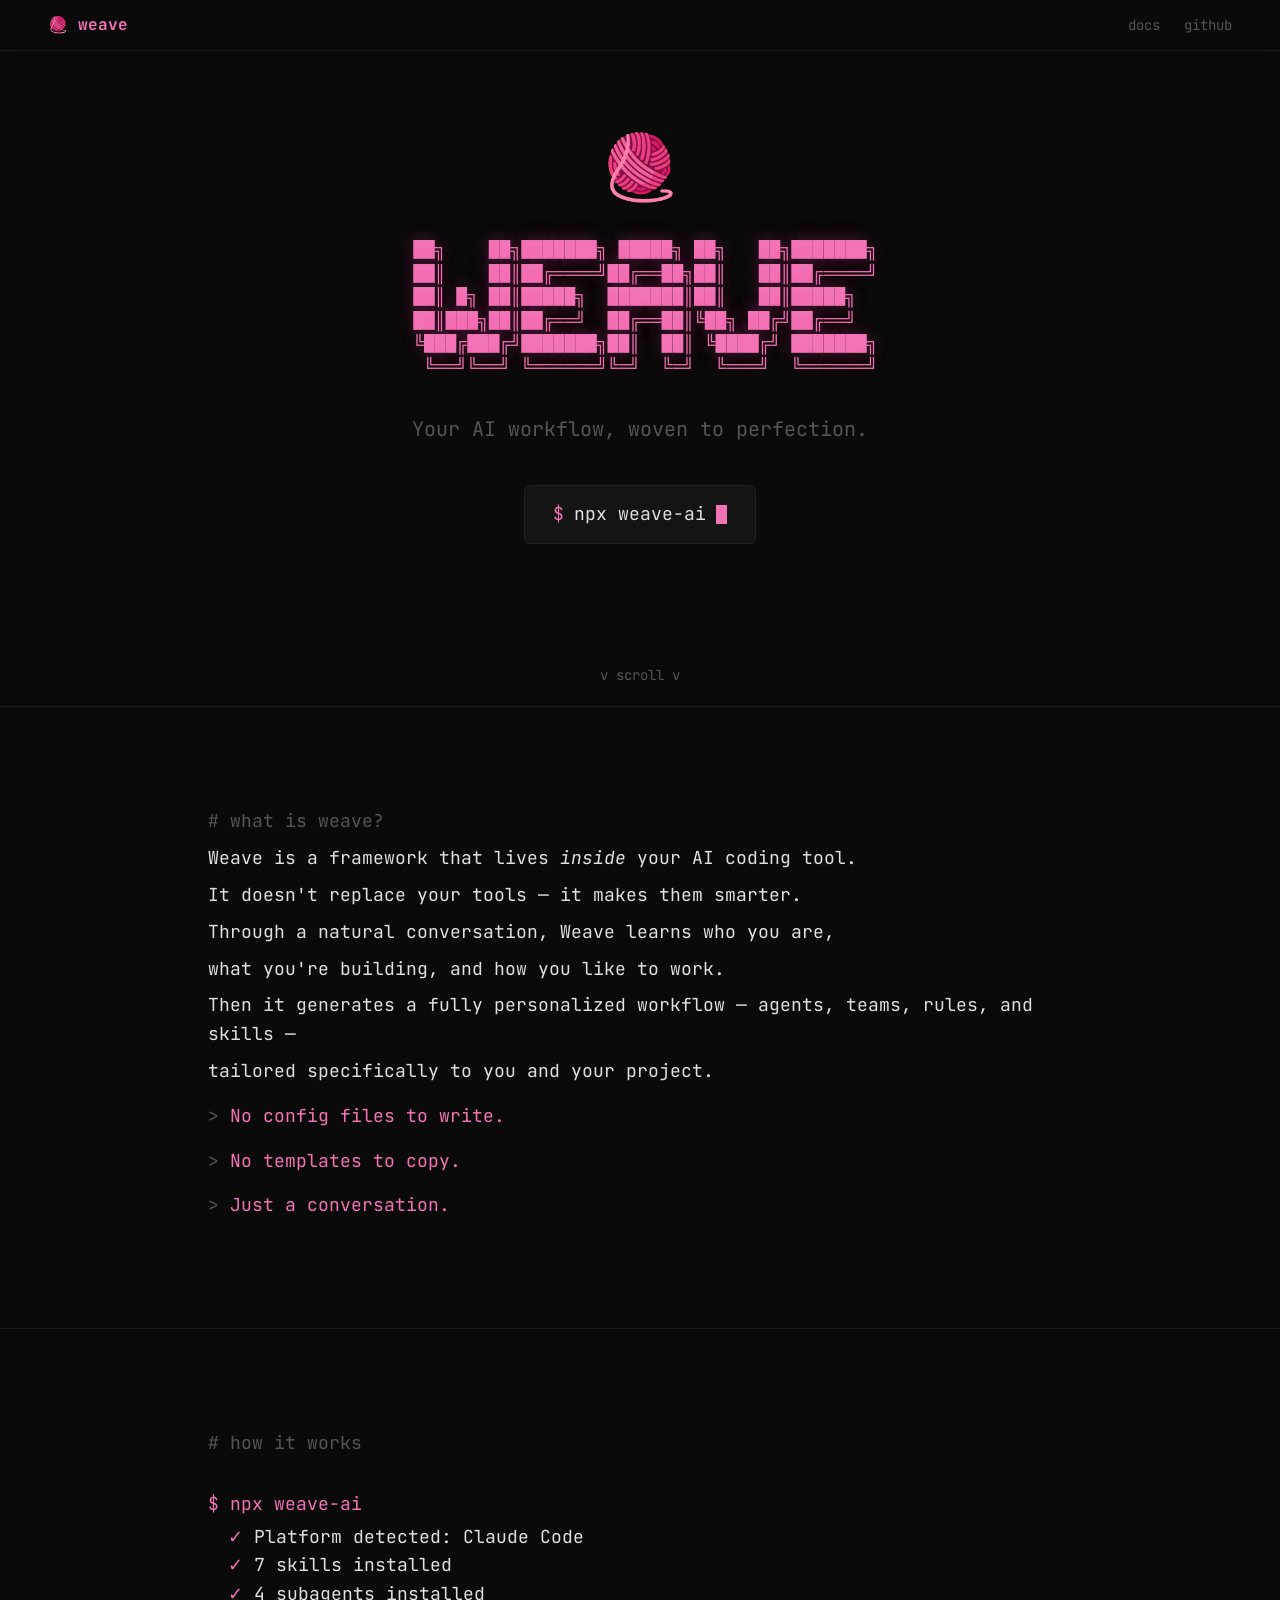
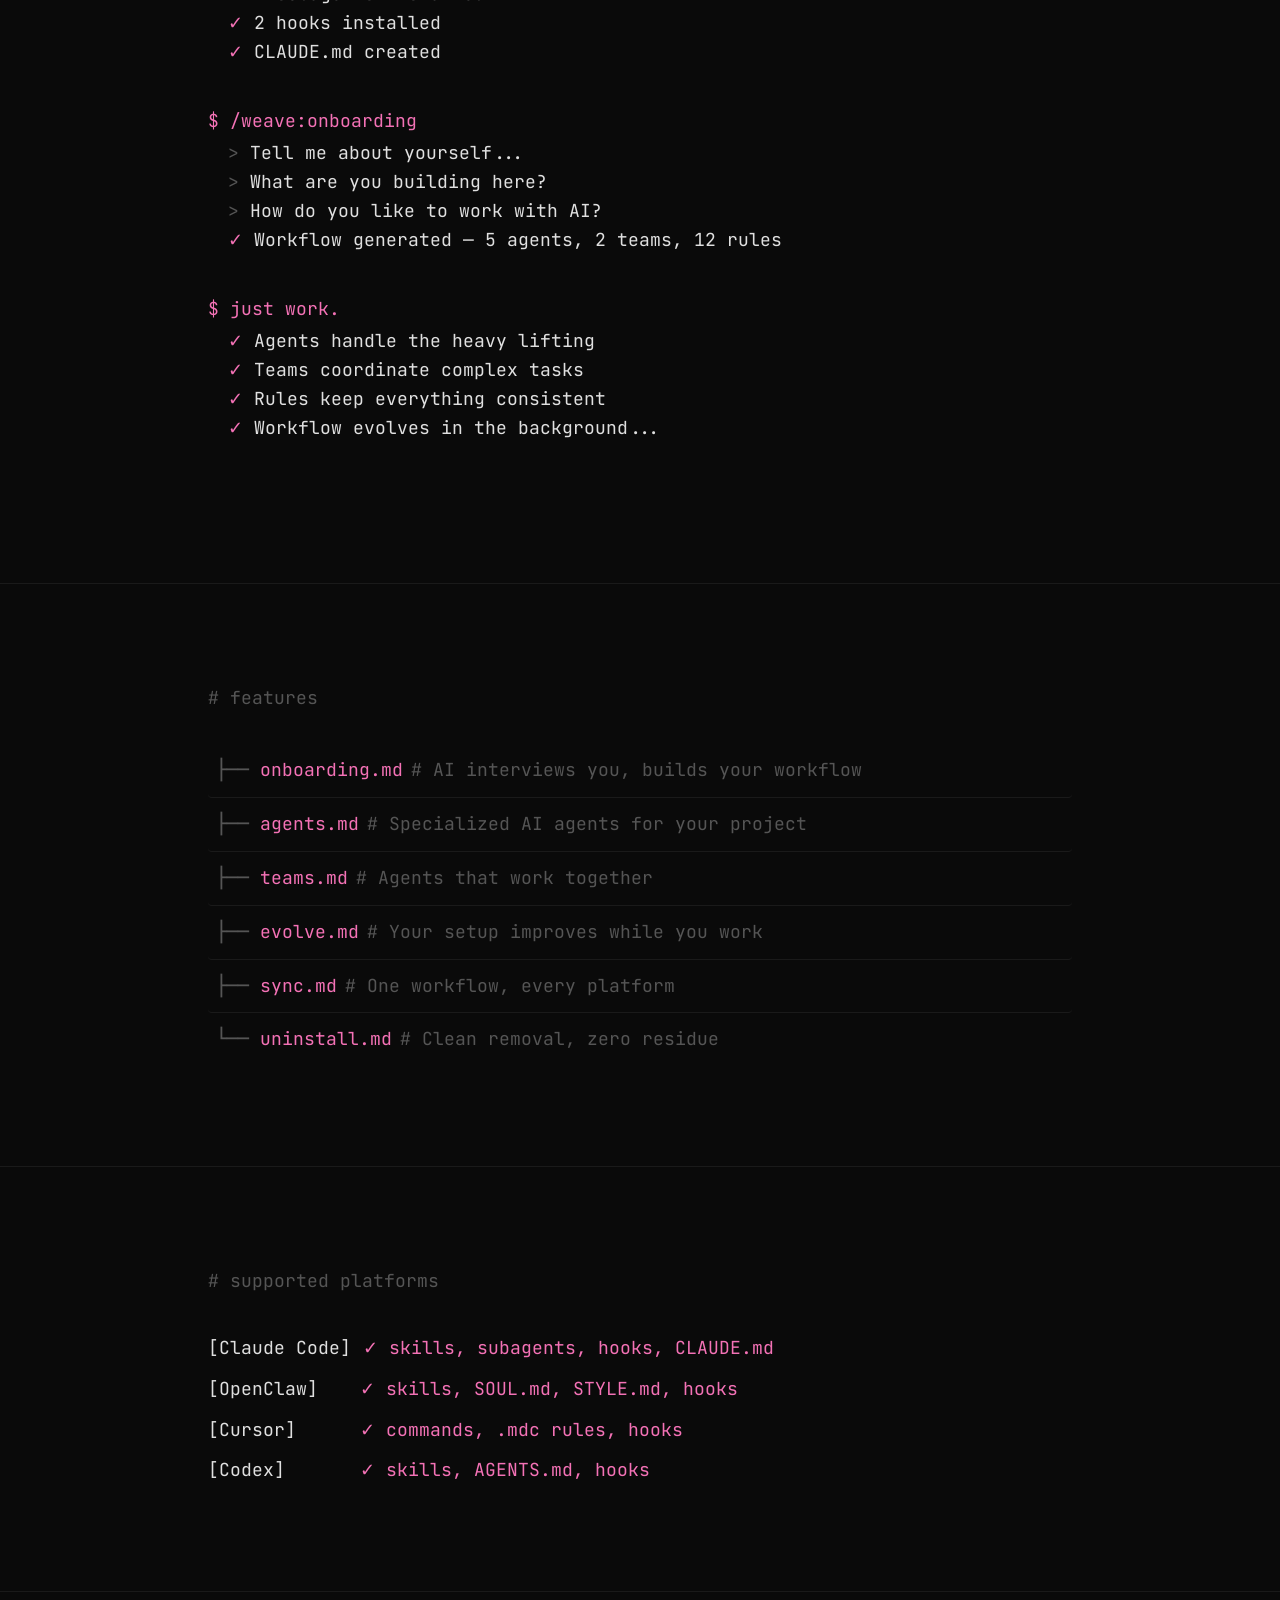
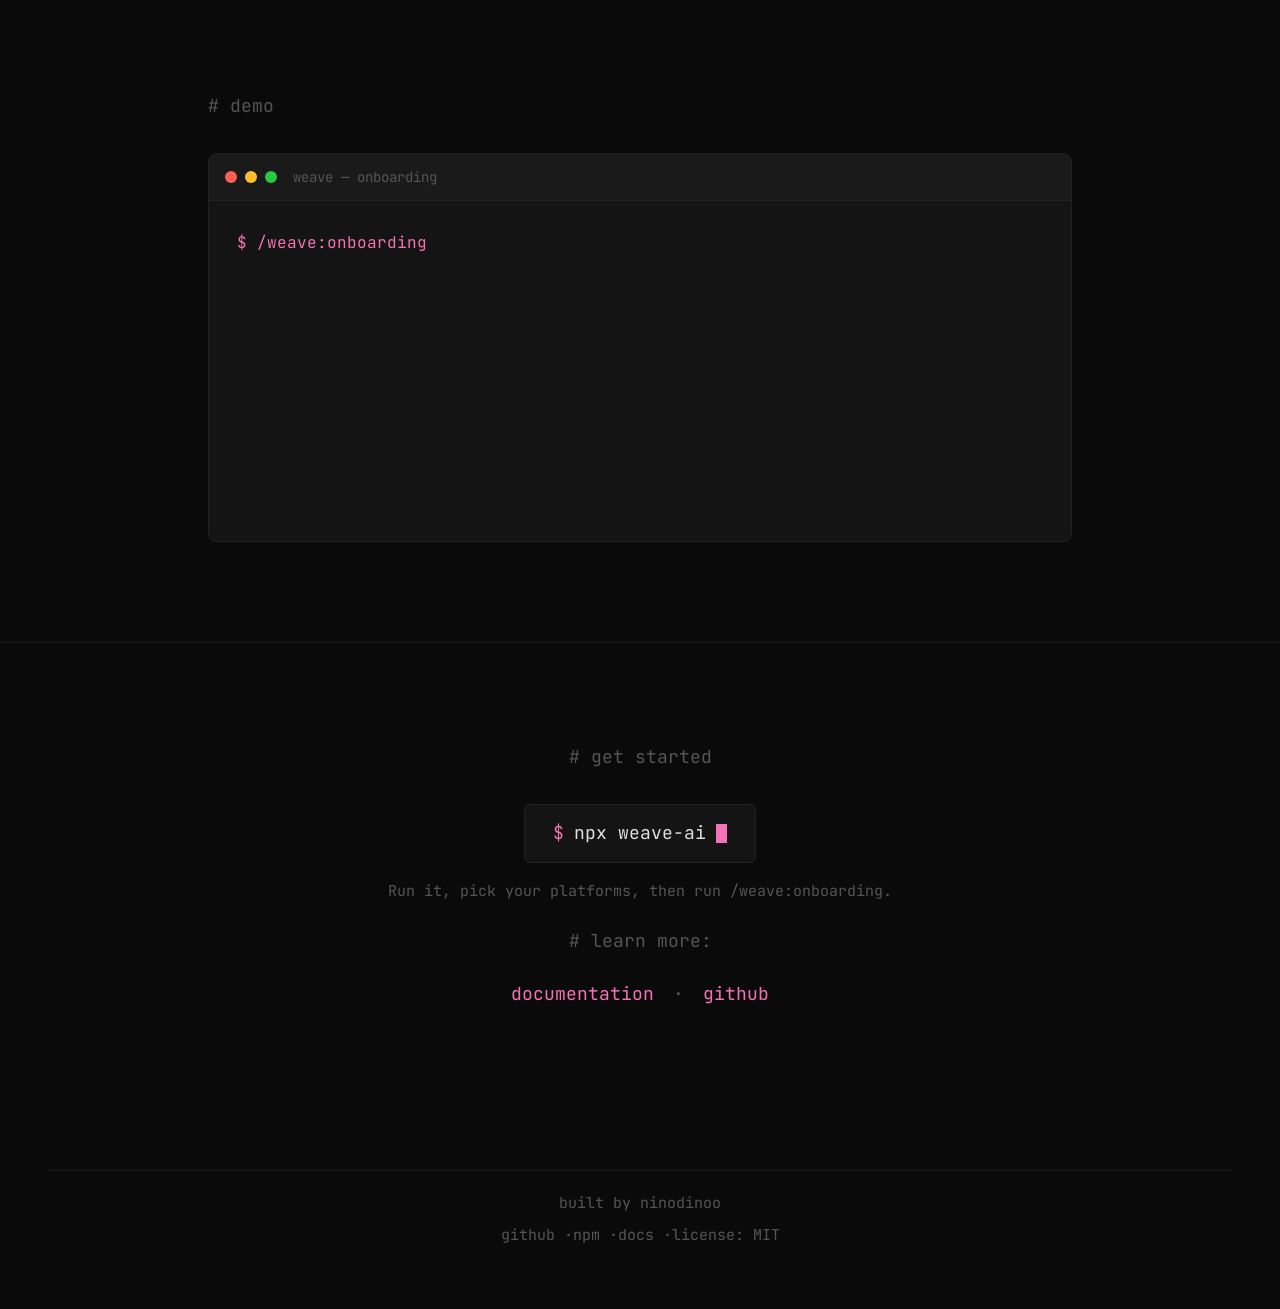
<file: index.html>
<!DOCTYPE html>
<html lang="en">
<head>
  <meta charset="UTF-8">
  <meta name="viewport" content="width=device-width, initial-scale=1.0">
  <title>Weave — Your AI workflow, woven to perfection.</title>
  <meta name="description" content="Weave is a framework that lives inside your AI coding tool. It learns how you work, understands your project, and builds the perfect workflow — automatically.">

  <meta property="og:title" content="Weave — AI Workflow Framework">
  <meta property="og:description" content="Your AI workflow, woven to perfection. No config files, no templates — just a conversation.">
  <meta property="og:type" content="website">
  <meta name="twitter:card" content="summary_large_image">

  <meta name="theme-color" content="#0a0a0a">
  <link rel="preconnect" href="https://fonts.googleapis.com">
  <link rel="preconnect" href="https://fonts.gstatic.com" crossorigin>
  <link rel="stylesheet" href="styles/reset.css">
  <link rel="stylesheet" href="styles/terminal.css">
</head>
<body>

  <!-- Nav -->
  <nav class="nav">
    <a href="/" class="nav-logo">🧶 weave</a>
    <div class="nav-links">
      <a href="docs.html">docs</a>
      <a href="https://github.com/ninodinoo/weave" target="_blank" rel="noopener">github</a>
    </div>
  </nav>

  <!-- 1. Hero -->
  <section class="section hero">
    <pre class="ascii-banner"><span class="yarn-emoji">🧶</span>
 ██╗    ██╗███████╗ █████╗ ██╗   ██╗███████╗
 ██║    ██║██╔════╝██╔══██╗██║   ██║██╔════╝
 ██║ █╗ ██║█████╗  ███████║██║   ██║█████╗
 ██║███╗██║██╔══╝  ██╔══██║╚██╗ ██╔╝██╔══╝
 ╚███╔███╔╝███████╗██║  ██║ ╚████╔╝ ███████╗
  ╚══╝╚══╝ ╚══════╝╚═╝  ╚═╝  ╚═══╝  ╚══════╝</pre>
    <p class="tagline">Your AI workflow, woven to perfection.</p>
    <div class="install-cmd">
      <button class="cmd" data-copy="npx weave-ai">
        <span class="prompt">$</span>
        <span>npx weave-ai</span>
        <span class="cursor"></span>
        <span class="copied-tooltip">copied!</span>
      </button>
    </div>
  </section>

  <div class="scroll-indicator">v scroll v</div>

  <div class="divider">---</div>

  <!-- 2. What is Weave? -->
  <section class="section what-is fade-in">
    <p class="section-title">what is weave?</p>
    <p>Weave is a framework that lives <em>inside</em> your AI coding tool.</p>
    <p>It doesn't replace your tools — it makes them smarter.</p>
    <p>Through a natural conversation, Weave learns who you are,</p>
    <p>what you're building, and how you like to work.</p>
    <p>Then it generates a fully personalized workflow — agents, teams, rules, and skills —</p>
    <p>tailored specifically to you and your project.</p>
    <p class="quote">No config files to write.</p>
    <p class="quote">No templates to copy.</p>
    <p class="quote">Just a conversation.</p>
  </section>

  <div class="divider">---</div>

  <!-- 3. How it works -->
  <section class="section how-it-works fade-in">
    <p class="section-title">how it works</p>

    <div class="step">
      <p class="step-cmd">npx weave-ai</p>
      <div class="step-output">
        <p class="check">Platform detected: Claude Code</p>
        <p class="check">7 skills installed</p>
        <p class="check">4 subagents installed</p>
        <p class="check">2 hooks installed</p>
        <p class="check">CLAUDE.md created</p>
      </div>
    </div>

    <div class="step">
      <p class="step-cmd">/weave:onboarding</p>
      <div class="step-output">
        <p class="arrow">Tell me about yourself...</p>
        <p class="arrow">What are you building here?</p>
        <p class="arrow">How do you like to work with AI?</p>
        <p class="check">Workflow generated — 5 agents, 2 teams, 12 rules</p>
      </div>
    </div>

    <div class="step">
      <p class="step-cmd">just work.</p>
      <div class="step-output">
        <p class="check">Agents handle the heavy lifting</p>
        <p class="check">Teams coordinate complex tasks</p>
        <p class="check">Rules keep everything consistent</p>
        <p class="check">Workflow evolves in the background...</p>
      </div>
    </div>
  </section>

  <div class="divider">---</div>

  <!-- 4. Features -->
  <section id="features" class="section features fade-in">
    <p class="section-title">features</p>

    <div class="tree-item" onclick="this.classList.toggle('open')">
      <span class="tree-prefix">├── </span><span class="tree-file">onboarding.md</span><span class="tree-comment"># AI interviews you, builds your workflow</span>
      <div class="tree-desc">A natural conversation that understands your role, your project, and your preferences. No forms, no config — just talk. Weave analyzes your codebase too, so it knows what you're working with.</div>
    </div>

    <div class="tree-item" onclick="this.classList.toggle('open')">
      <span class="tree-prefix">├── </span><span class="tree-file">agents.md</span><span class="tree-comment"># Specialized AI agents for your project</span>
      <div class="tree-desc">Custom agents tailored to your stack — a reviewer that knows your ORM patterns, a planner that understands your architecture, a tester that matches your testing style. Each agent has one job and does it well.</div>
    </div>

    <div class="tree-item" onclick="this.classList.toggle('open')">
      <span class="tree-prefix">├── </span><span class="tree-file">teams.md</span><span class="tree-comment"># Agents that work together</span>
      <div class="tree-desc">Groups of agents with defined workflows. Your feature-dev team: Planner breaks it down, Coder implements, Reviewer checks quality, Tester validates. With clear handoffs and rejection handling.</div>
    </div>

    <div class="tree-item" onclick="this.classList.toggle('open')">
      <span class="tree-prefix">├── </span><span class="tree-file">evolve.md</span><span class="tree-comment"># Your setup improves while you work</span>
      <div class="tree-desc">Hooks track how you work in the background. When patterns emerge — new frameworks, repeated tasks, shifting focus — Weave proposes targeted improvements. Nothing changes without your approval.</div>
    </div>

    <div class="tree-item" onclick="this.classList.toggle('open')">
      <span class="tree-prefix">├── </span><span class="tree-file">sync.md</span><span class="tree-comment"># One workflow, every platform</span>
      <div class="tree-desc">Your workflow works across Claude Code, OpenClaw, Cursor, and Codex. Set it up once, sync everywhere. Each platform gets native-format files — no compatibility hacks.</div>
    </div>

    <div class="tree-item" onclick="this.classList.toggle('open')">
      <span class="tree-prefix">└── </span><span class="tree-file">uninstall.md</span><span class="tree-comment"># Clean removal, zero residue</span>
      <div class="tree-desc">Don't like it? npx weave-ai uninstall removes everything — every file, every config, every hook. Leaves your project exactly as it was. No lock-in, no leftovers.</div>
    </div>
  </section>

  <div class="divider">---</div>

  <!-- 5. Platforms -->
  <section id="platforms" class="section platforms fade-in">
    <p class="section-title">supported platforms</p>

    <div class="platform">
      <span class="platform-name">[Claude Code]</span>
      <span class="platform-status ready">&#10003; skills, subagents, hooks, CLAUDE.md</span>
    </div>
    <div class="platform">
      <span class="platform-name">[OpenClaw]</span>
      <span class="platform-status ready">&#10003; skills, SOUL.md, STYLE.md, hooks</span>
    </div>
    <div class="platform">
      <span class="platform-name">[Cursor]</span>
      <span class="platform-status ready">&#10003; commands, .mdc rules, hooks</span>
    </div>
    <div class="platform">
      <span class="platform-name">[Codex]</span>
      <span class="platform-status ready">&#10003; skills, AGENTS.md, hooks</span>
    </div>
  </section>

  <div class="divider">---</div>

  <!-- 6. Demo -->
  <section id="demo" class="section fade-in">
    <p class="section-title">demo</p>
    <div class="demo-window">
      <div class="demo-titlebar">
        <span class="demo-dot red"></span>
        <span class="demo-dot yellow"></span>
        <span class="demo-dot green"></span>
        <span class="demo-title">weave — onboarding</span>
      </div>
      <div class="demo-body" id="demo-terminal"></div>
    </div>
  </section>

  <div class="divider">---</div>

  <!-- 7. Get Started -->
  <section class="section get-started fade-in">
    <p class="section-title">get started</p>
    <button class="cmd" data-copy="npx weave-ai">
      <span class="prompt">$</span>
      <span>npx weave-ai</span>
      <span class="cursor"></span>
      <span class="copied-tooltip">copied!</span>
    </button>
    <p style="margin-top: 16px; color: var(--dimmed); font-size: 15px;">Run it, pick your platforms, then run /weave:onboarding.</p>
    <p class="comment" style="margin-top: 24px;">learn more:</p>
    <a href="docs.html" class="github-link">documentation</a>
    <span style="color: var(--dimmed); margin: 0 8px;">·</span>
    <a href="https://github.com/ninodinoo/weave" class="github-link" target="_blank" rel="noopener">github</a>
  </section>

  <!-- Footer -->
  <footer class="footer">
    <div class="divider">---</div>
    <p style="margin-top: 20px;">built by <a href="https://github.com/ninodinoo" target="_blank" rel="noopener">ninodinoo</a></p>
    <div class="footer-links">
      <a href="https://github.com/ninodinoo/weave" target="_blank" rel="noopener">github</a>
      <a href="https://www.npmjs.com/package/weave-ai" target="_blank" rel="noopener">npm</a>
      <a href="docs.html">docs</a>
      <a href="#">license: MIT</a>
    </div>
  </footer>

  <script src="scripts/clipboard.js"></script>
  <script src="scripts/typewriter.js"></script>
  <script src="scripts/demo.js"></script>
</body>
</html>
</file>
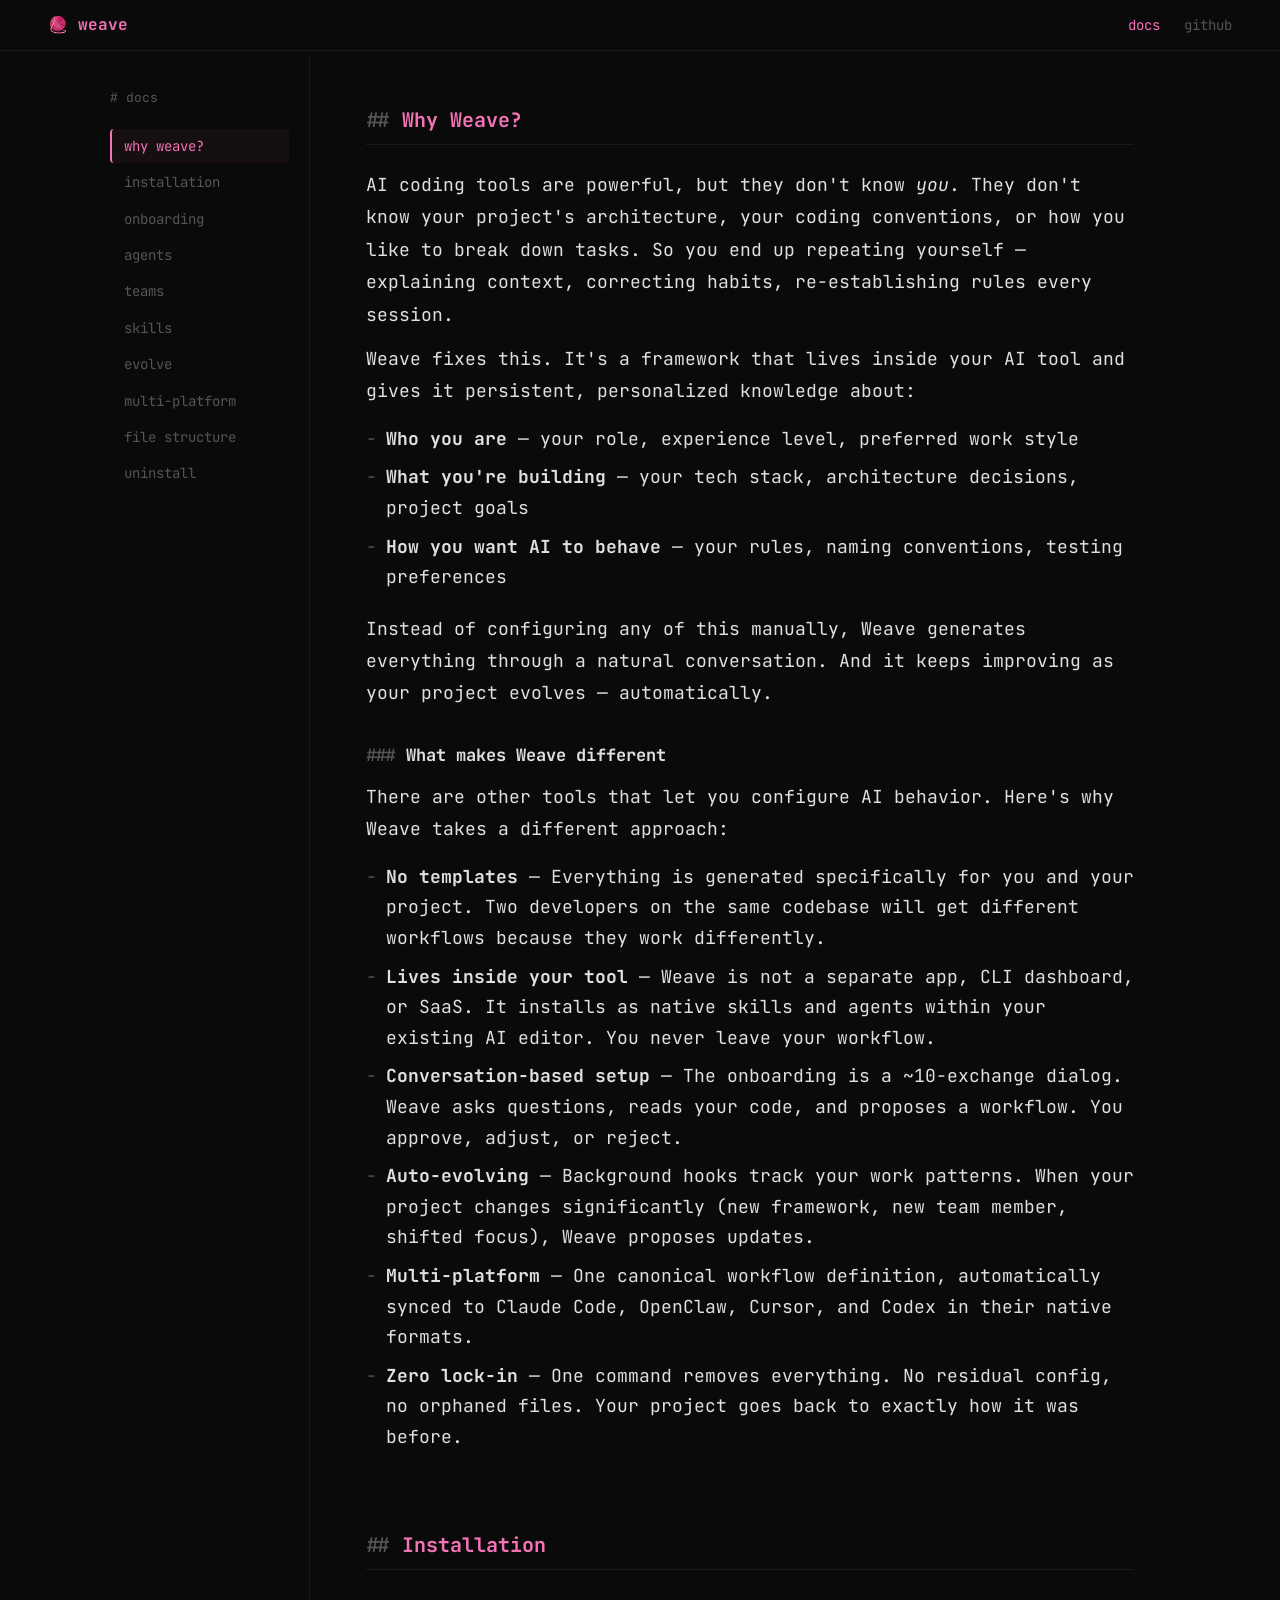
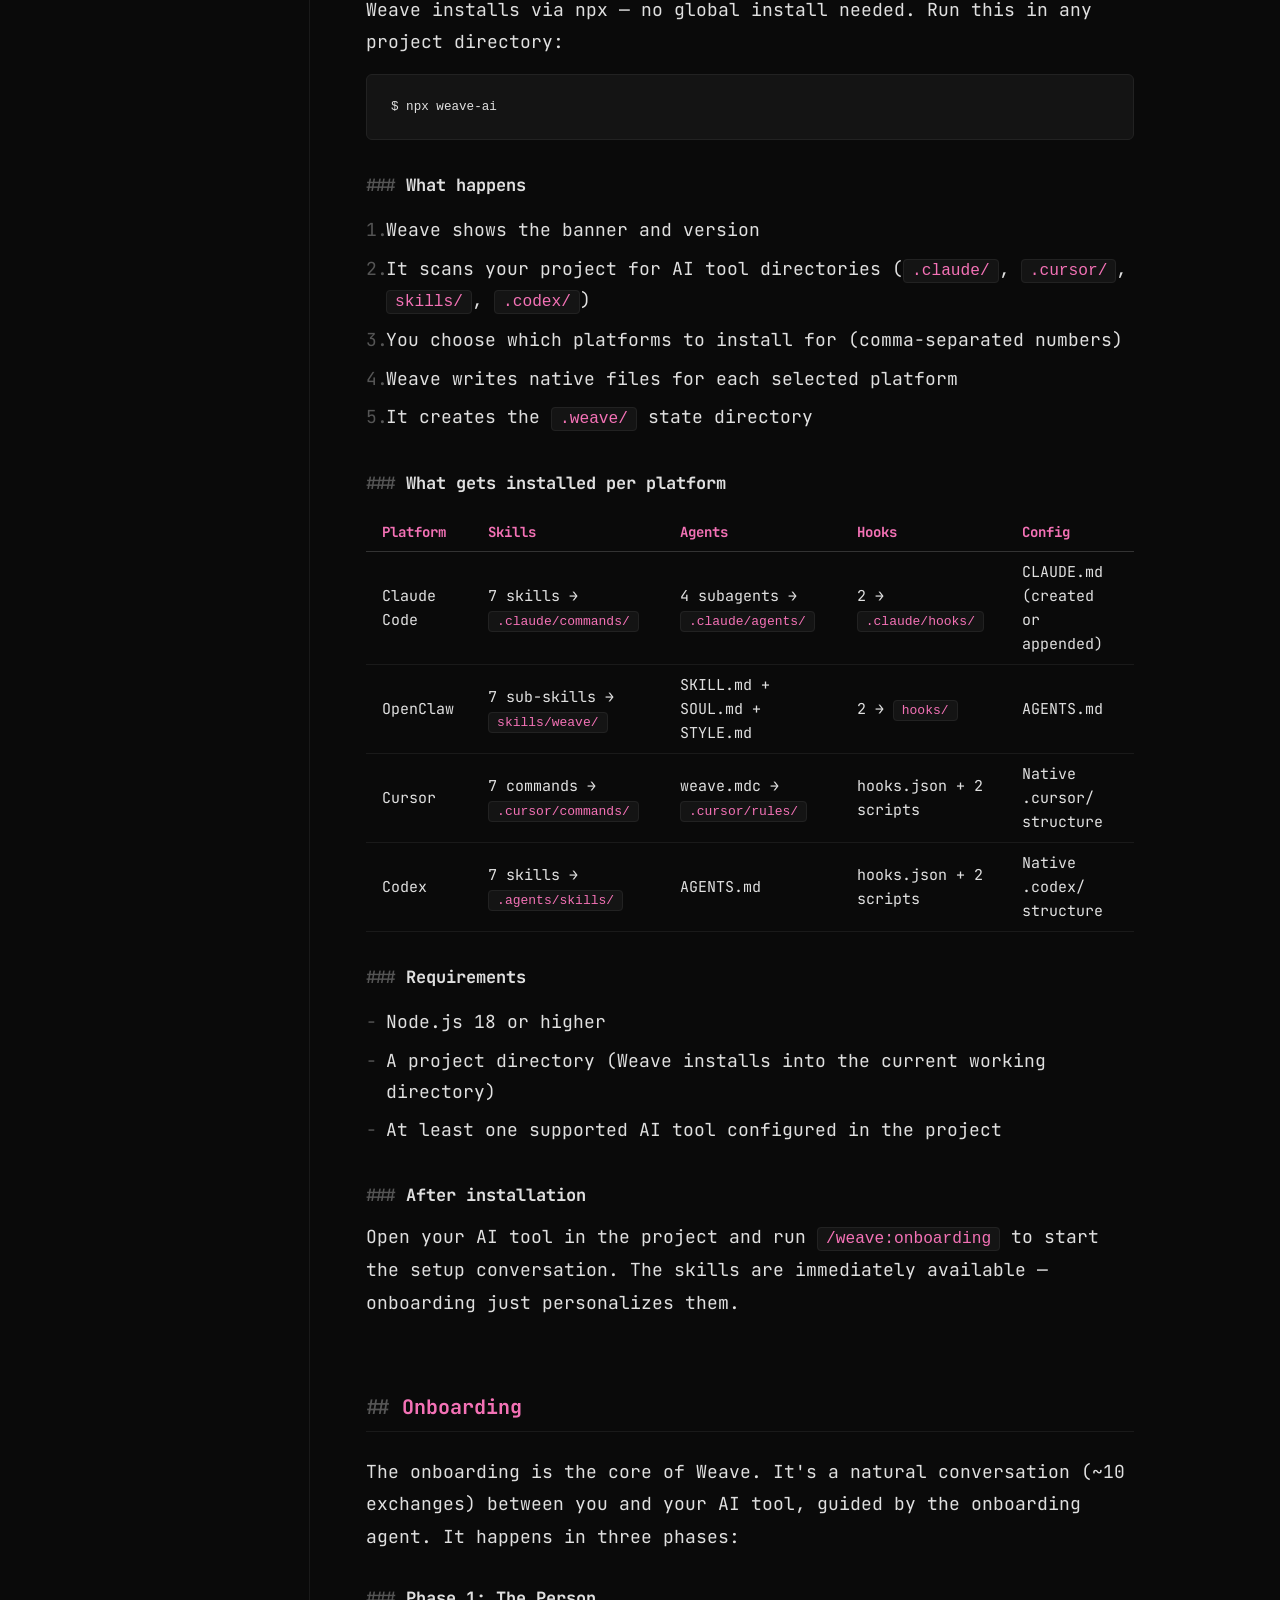
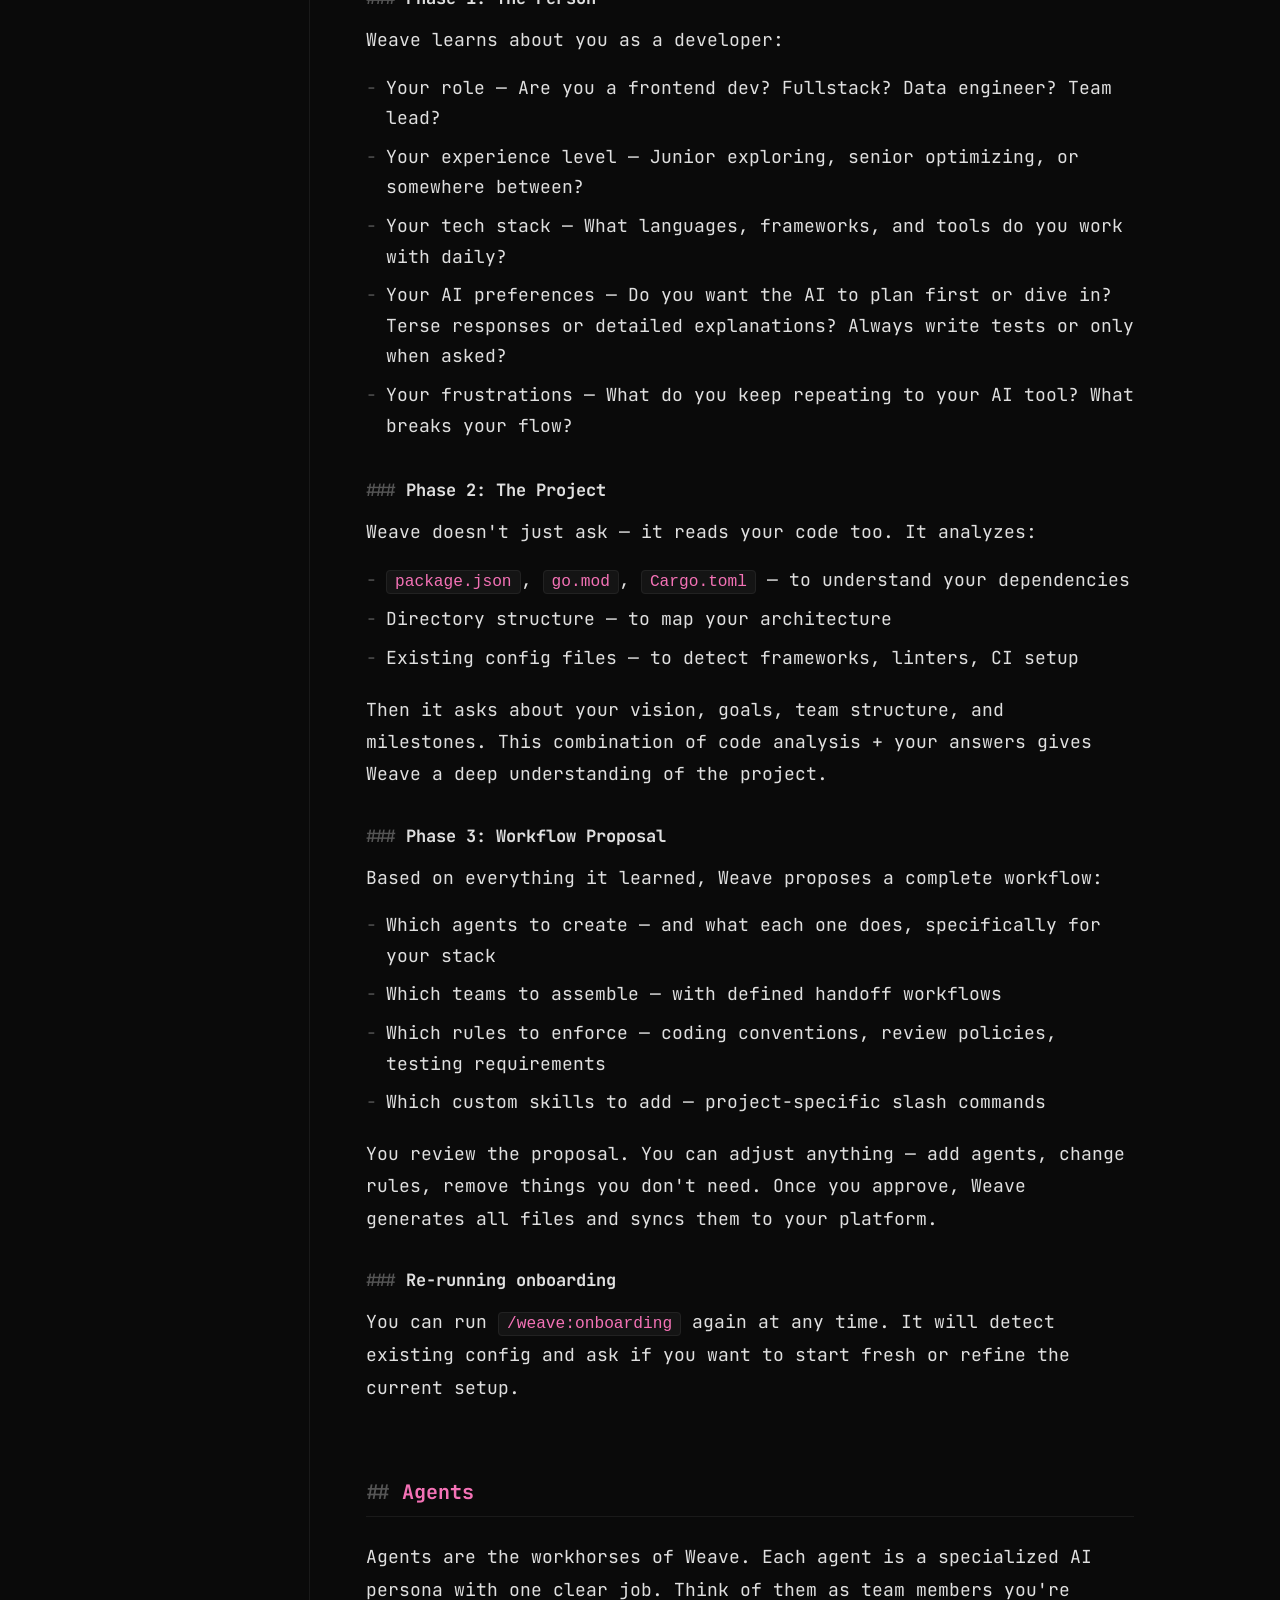
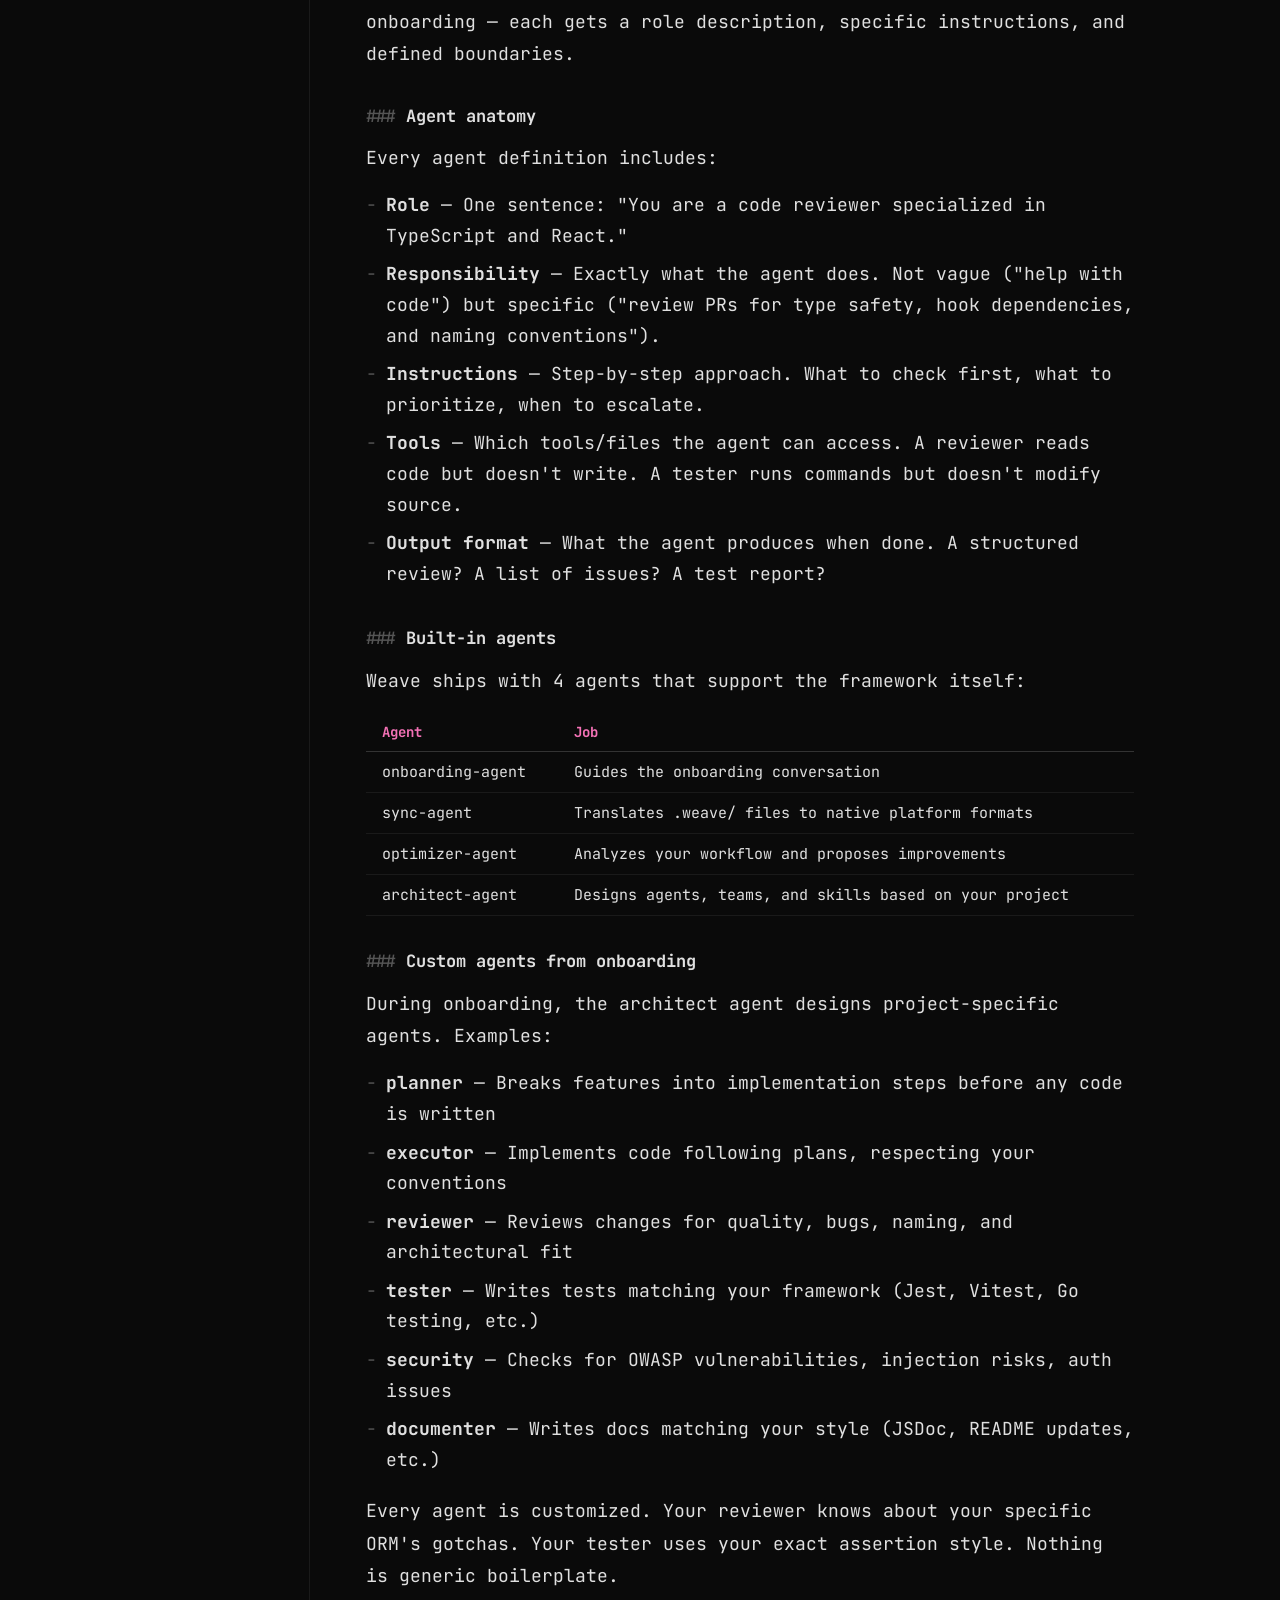
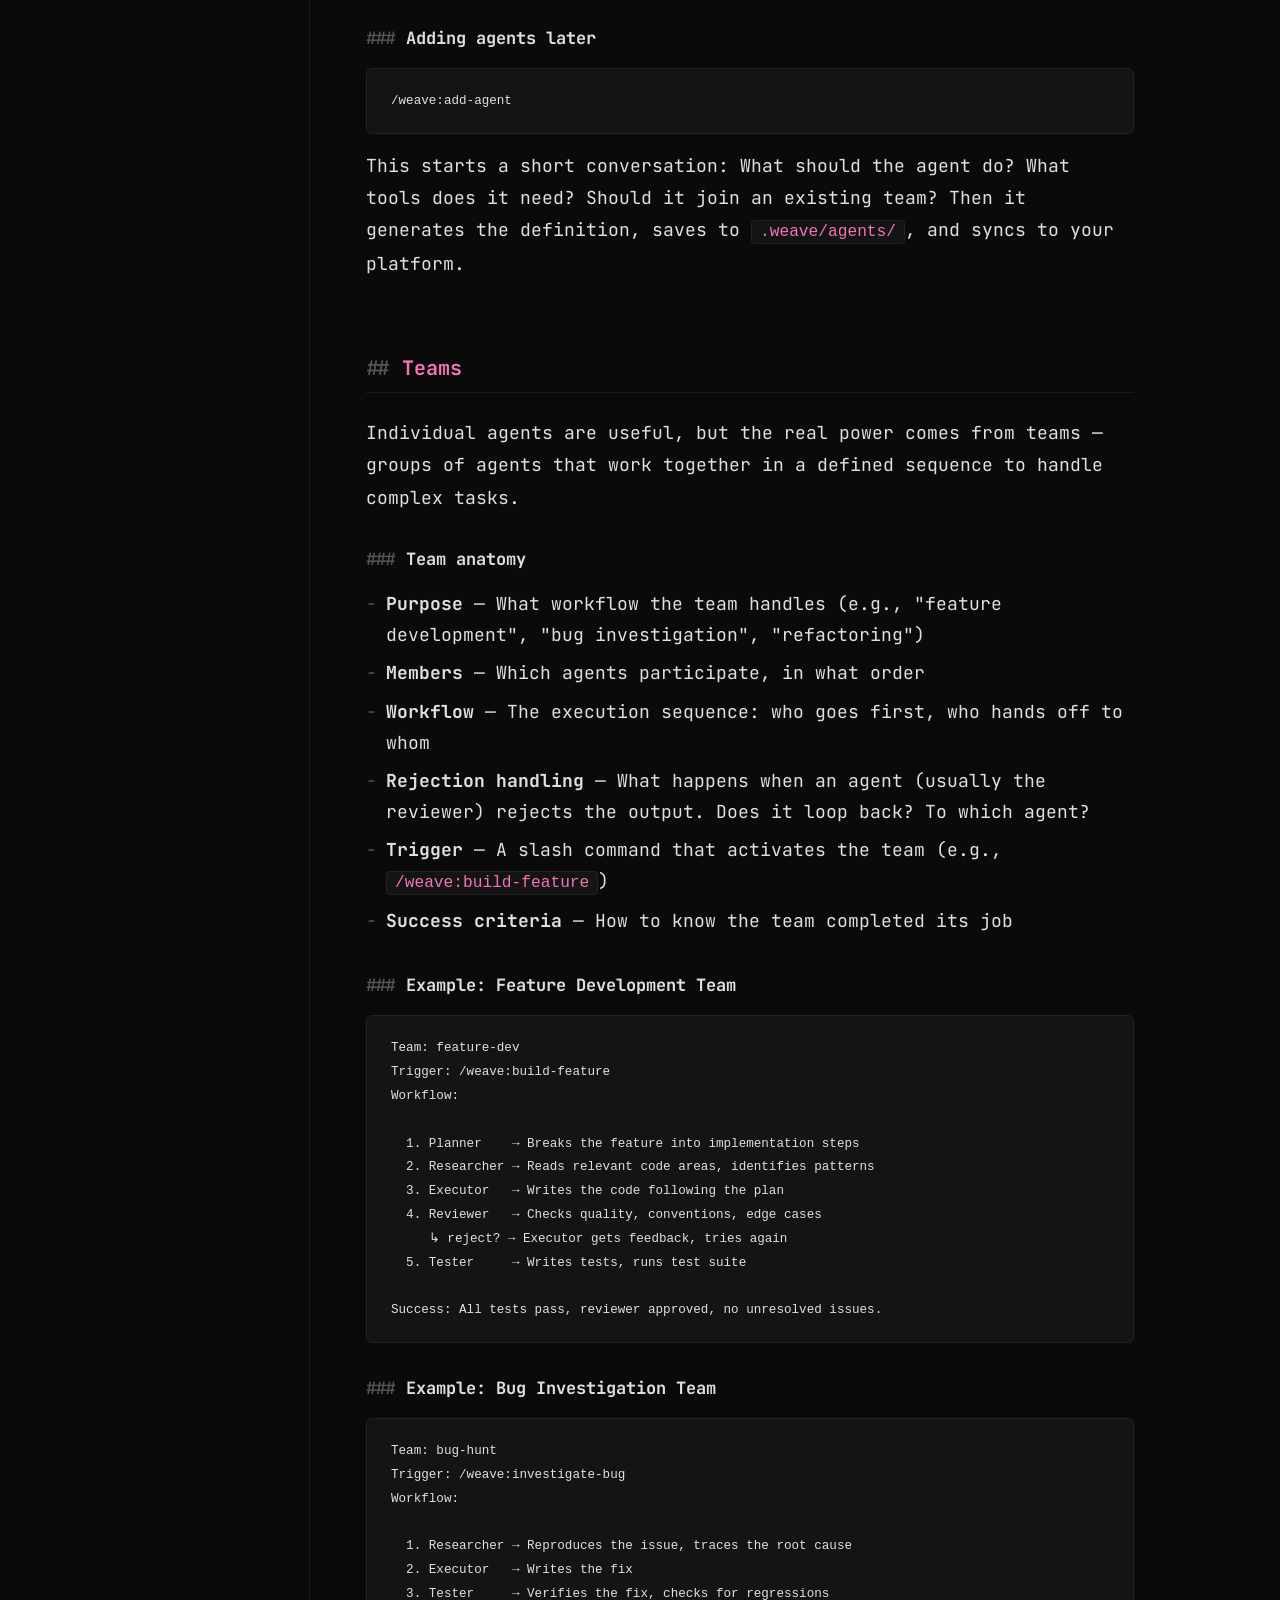
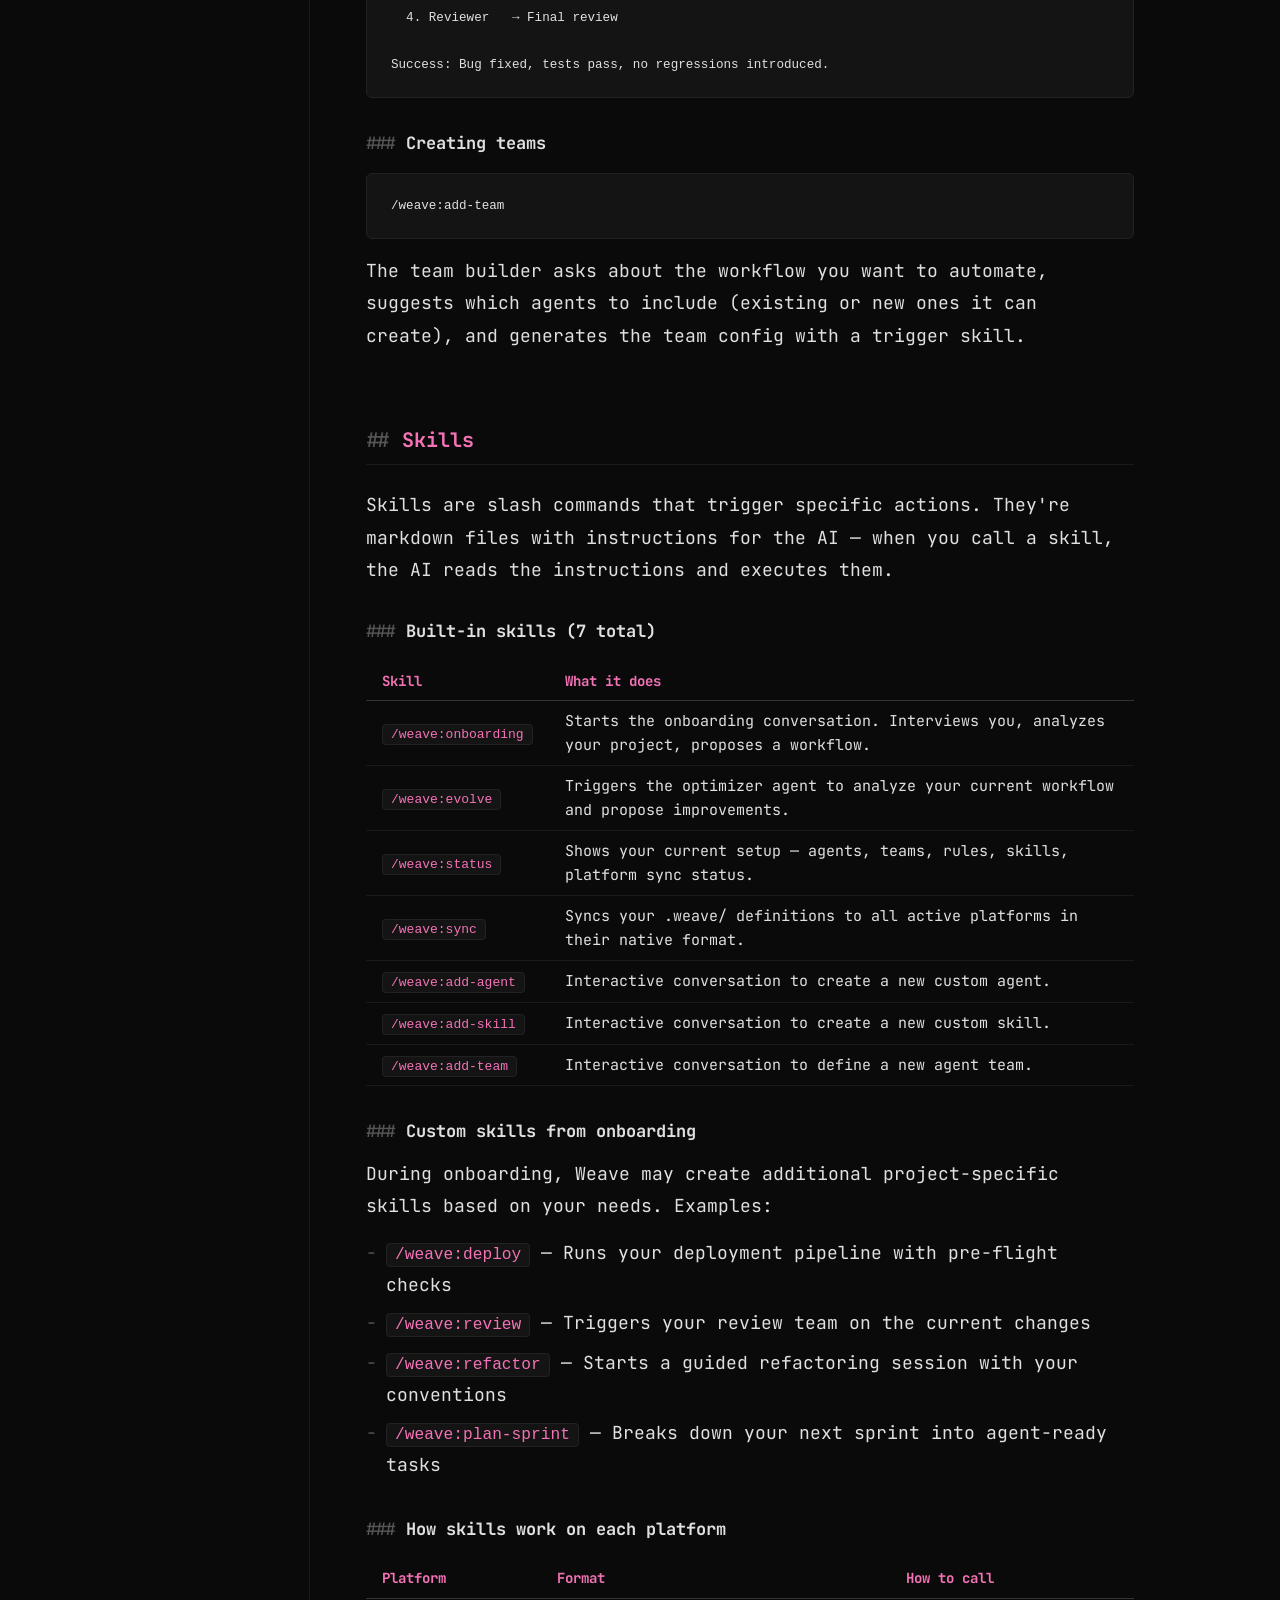
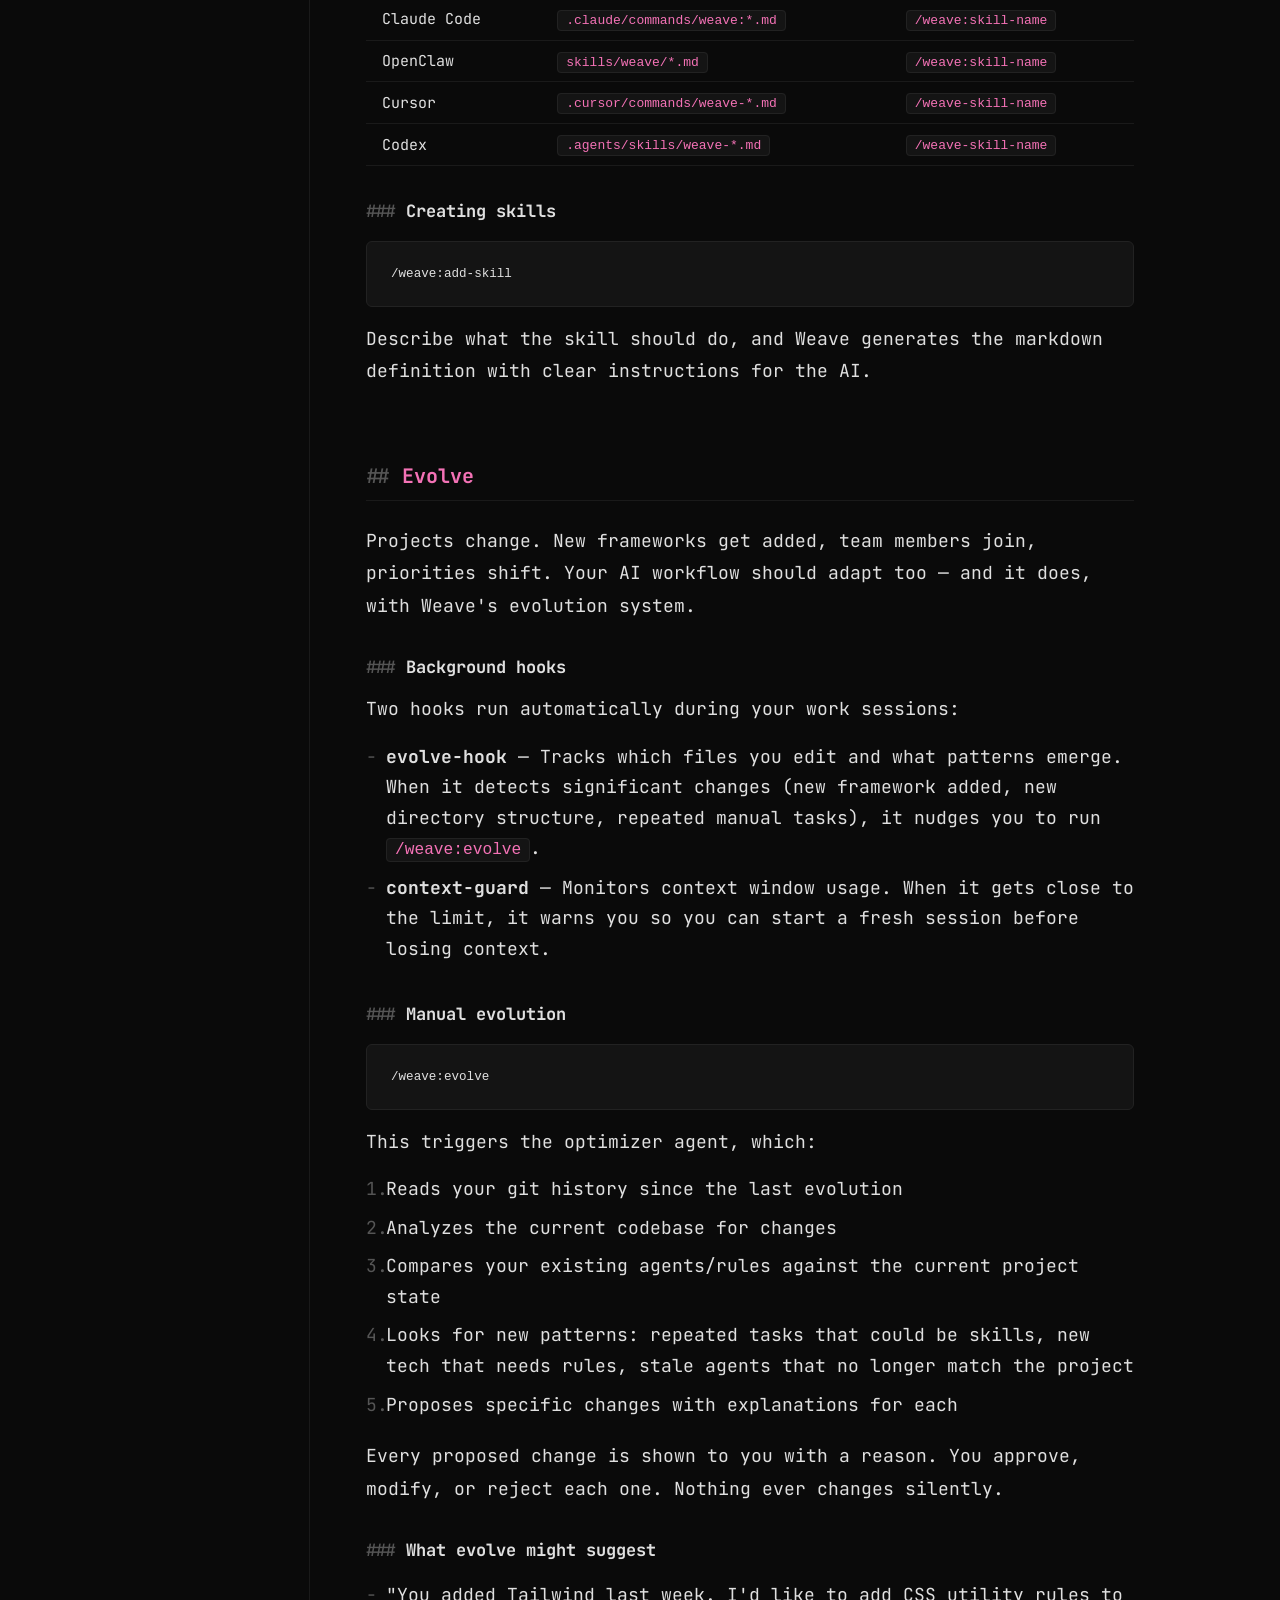
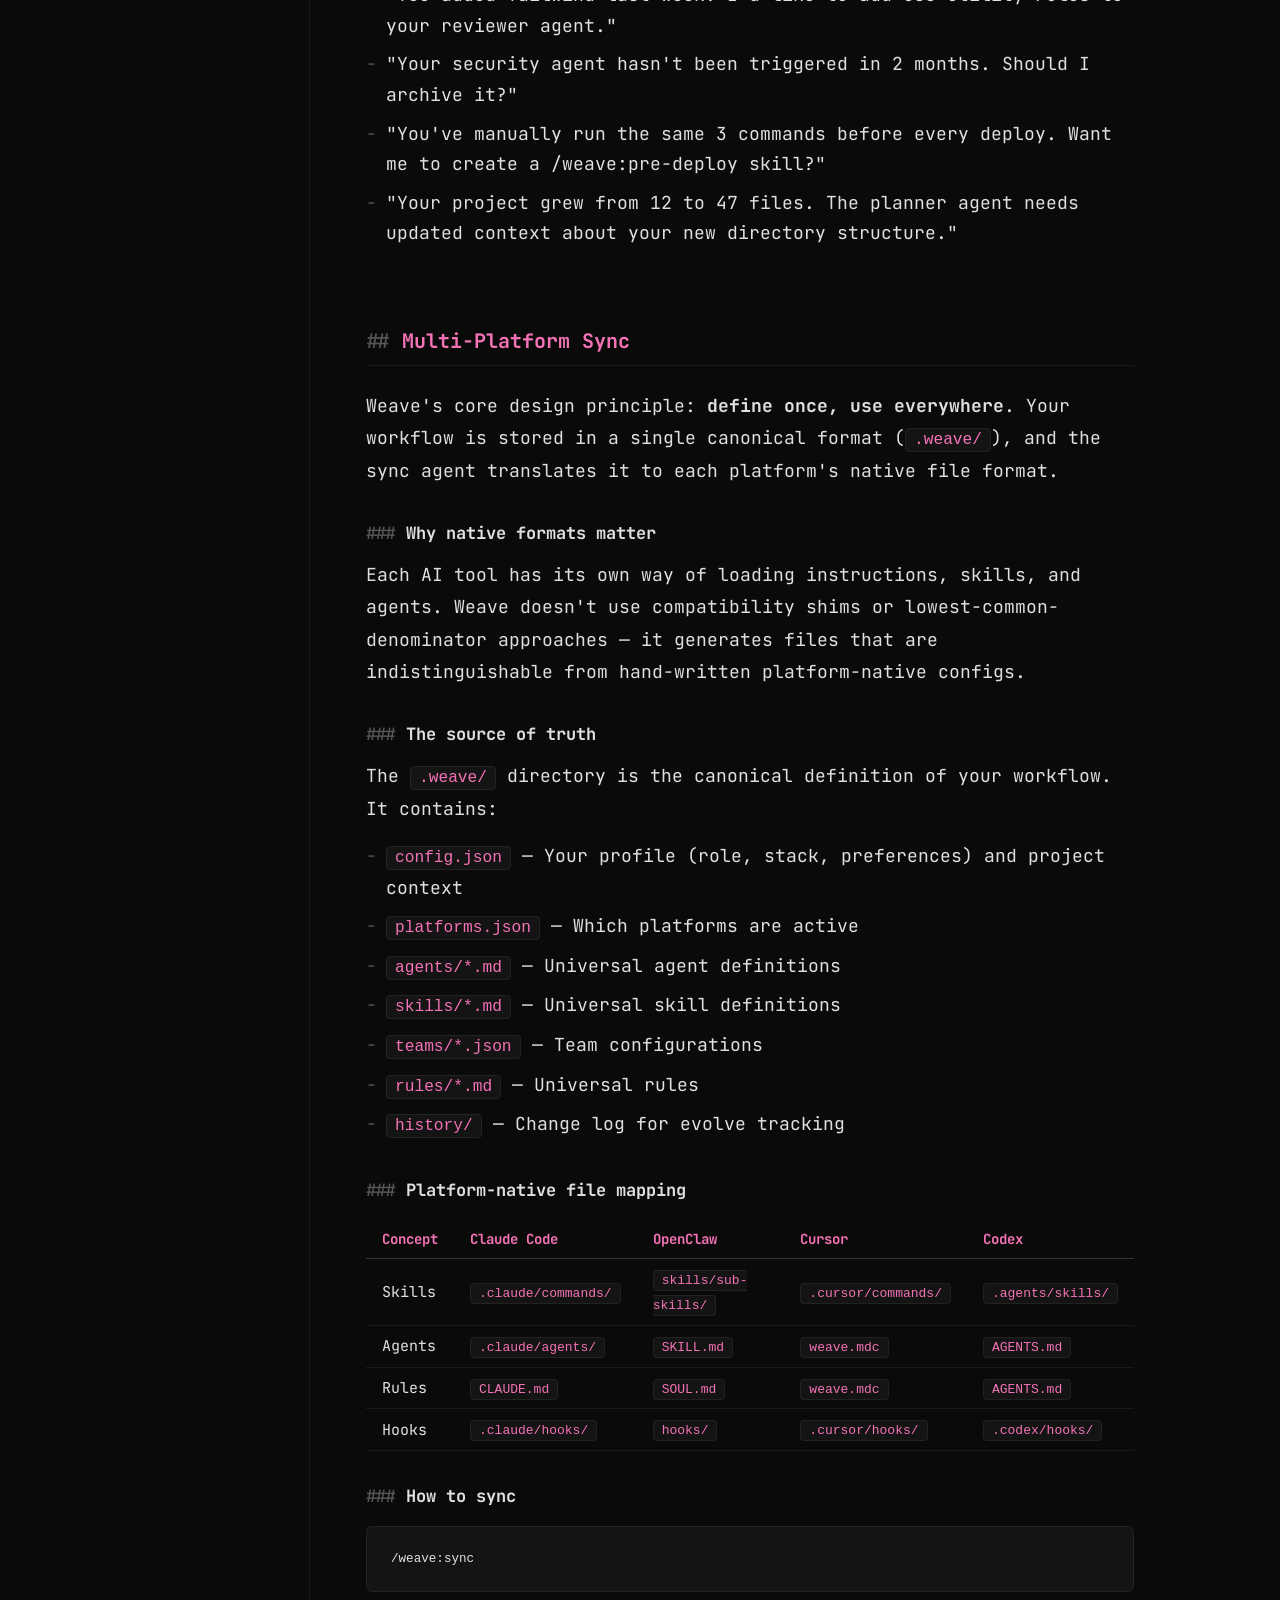
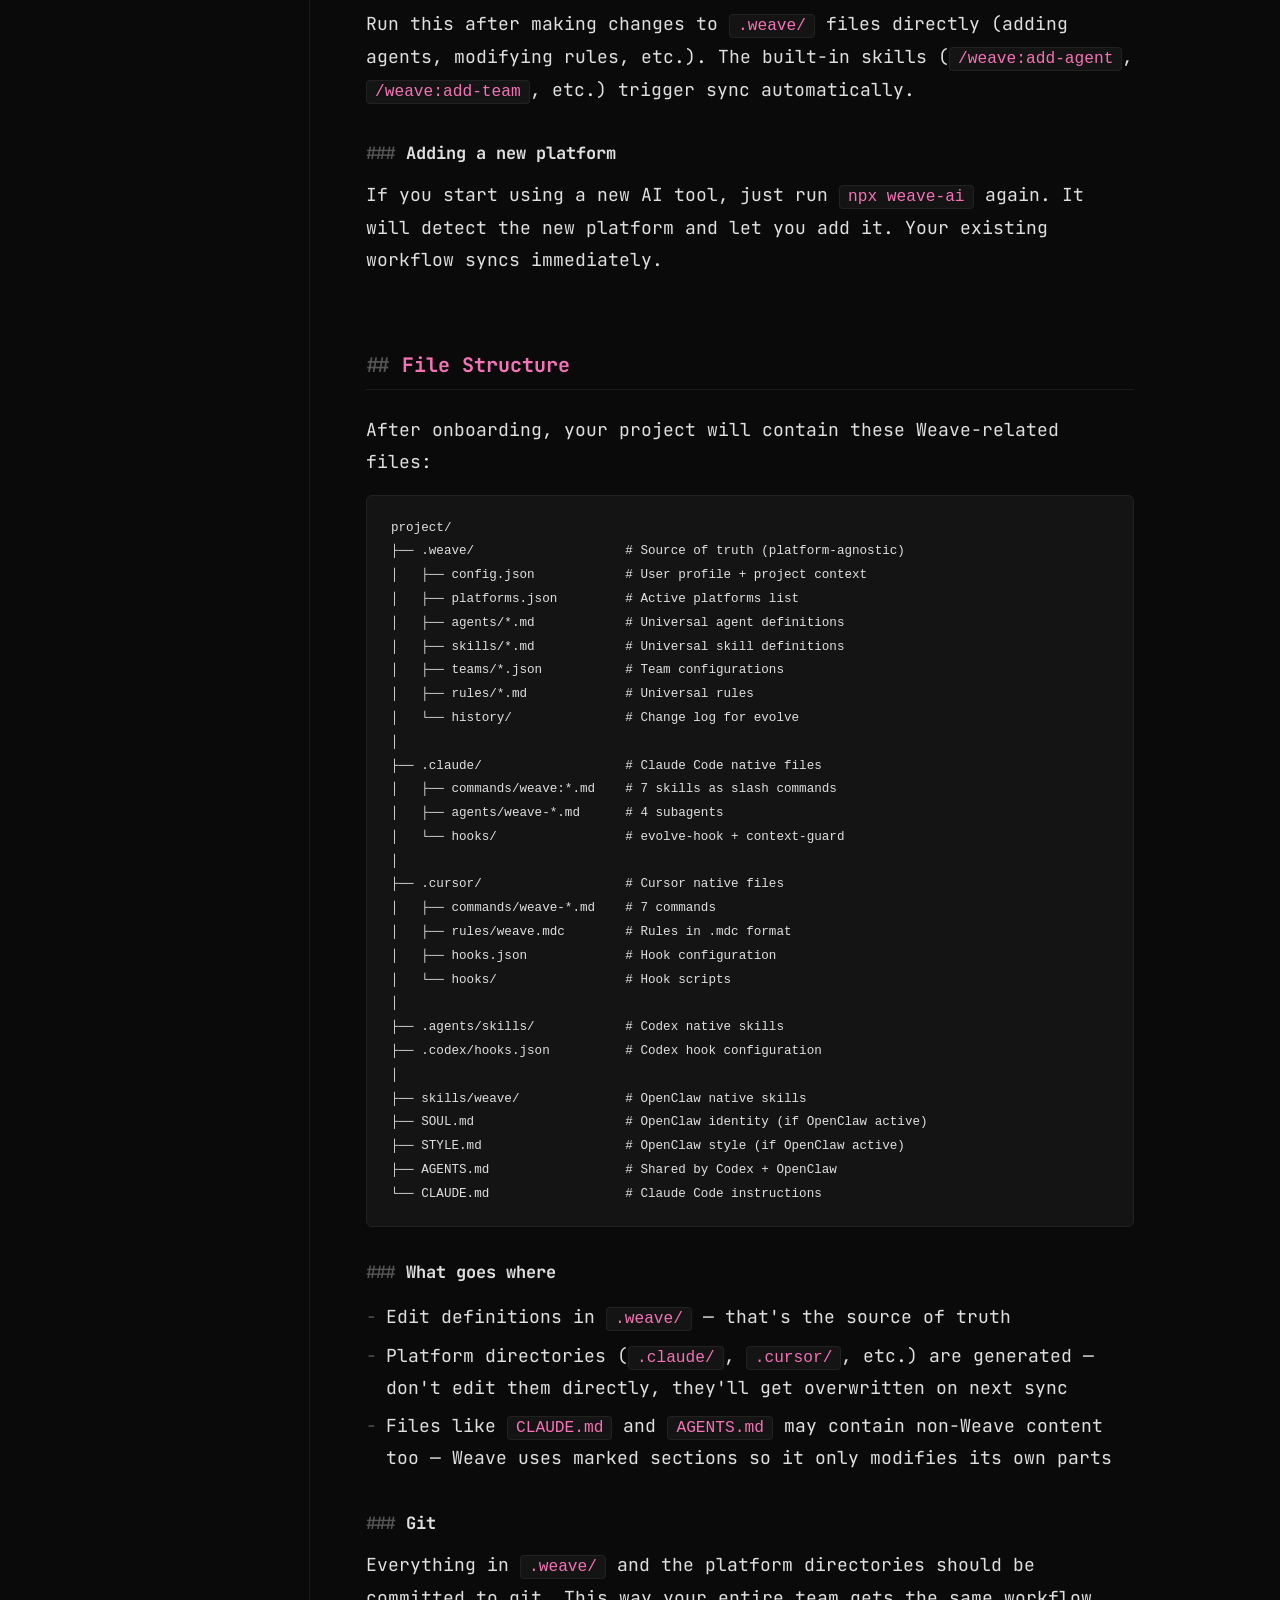
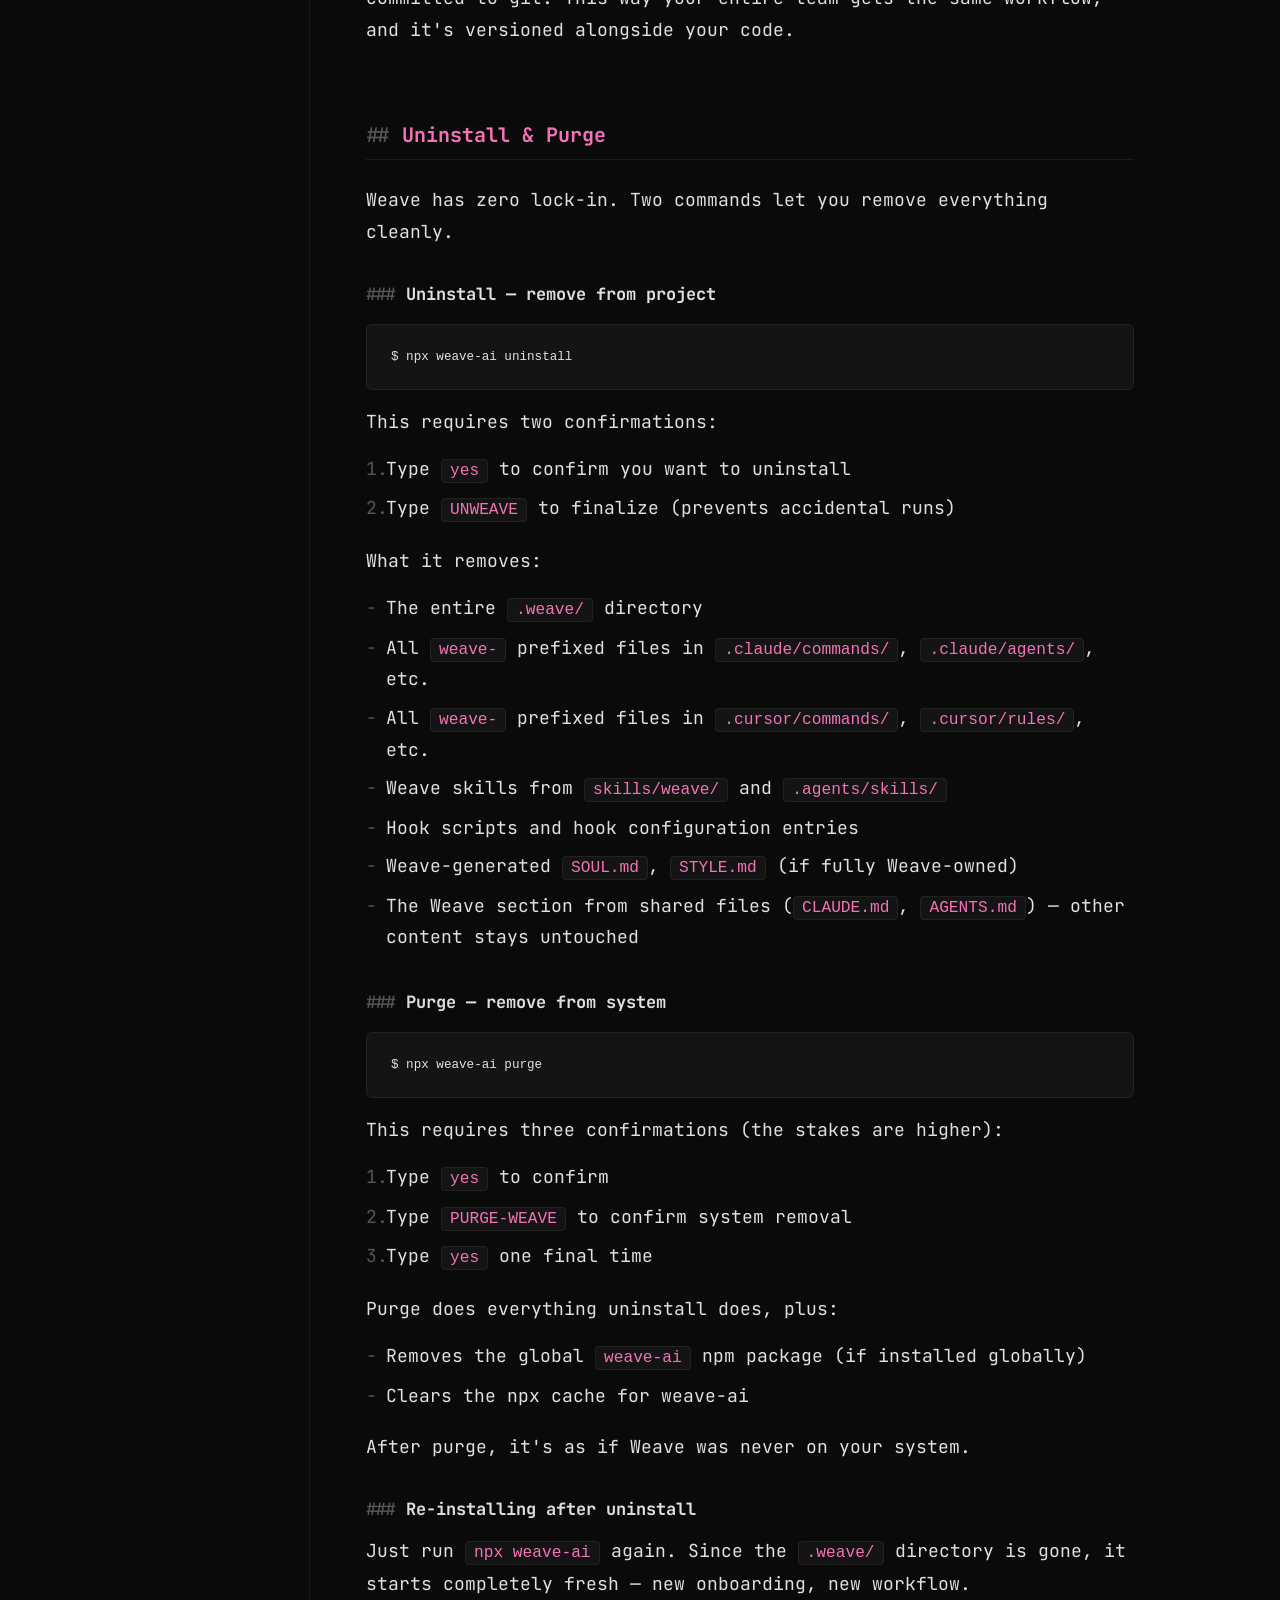
<file: docs.html>
<!DOCTYPE html>
<html lang="en">
<head>
  <meta charset="UTF-8">
  <meta name="viewport" content="width=device-width, initial-scale=1.0">
  <title>Docs — Weave</title>
  <meta name="description" content="Weave documentation — everything you need to know about agents, teams, skills, multi-platform sync, and more.">
  <meta name="theme-color" content="#0a0a0a">
  <link rel="preconnect" href="https://fonts.googleapis.com">
  <link rel="preconnect" href="https://fonts.gstatic.com" crossorigin>
  <link rel="stylesheet" href="styles/reset.css">
  <link rel="stylesheet" href="styles/terminal.css">
</head>
<body>

  <!-- Nav -->
  <nav class="nav">
    <a href="/" class="nav-logo">🧶 weave</a>
    <div class="nav-links">
      <a href="docs.html" class="nav-active">docs</a>
      <a href="https://github.com/ninodinoo/weave" target="_blank" rel="noopener">github</a>
    </div>
  </nav>

  <div class="docs-layout">
    <!-- Sidebar -->
    <aside class="docs-sidebar">
      <div class="docs-sidebar-inner">
        <p class="docs-sidebar-title">docs</p>
        <nav class="docs-toc">
          <a href="#why" class="docs-toc-link active">why weave?</a>
          <a href="#install" class="docs-toc-link">installation</a>
          <a href="#onboarding" class="docs-toc-link">onboarding</a>
          <a href="#agents" class="docs-toc-link">agents</a>
          <a href="#teams" class="docs-toc-link">teams</a>
          <a href="#skills" class="docs-toc-link">skills</a>
          <a href="#evolve" class="docs-toc-link">evolve</a>
          <a href="#sync" class="docs-toc-link">multi-platform</a>
          <a href="#structure" class="docs-toc-link">file structure</a>
          <a href="#uninstall" class="docs-toc-link">uninstall</a>
        </nav>
      </div>
    </aside>

    <!-- Content -->
    <main class="docs-content">

      <!-- Why Weave? -->
      <section id="why" class="docs-section">
        <h2>Why Weave?</h2>
        <p>AI coding tools are powerful, but they don't know <em>you</em>. They don't know your project's architecture, your coding conventions, or how you like to break down tasks. So you end up repeating yourself — explaining context, correcting habits, re-establishing rules every session.</p>
        <p>Weave fixes this. It's a framework that lives inside your AI tool and gives it persistent, personalized knowledge about:</p>
        <ul>
          <li><strong>Who you are</strong> — your role, experience level, preferred work style</li>
          <li><strong>What you're building</strong> — your tech stack, architecture decisions, project goals</li>
          <li><strong>How you want AI to behave</strong> — your rules, naming conventions, testing preferences</li>
        </ul>
        <p>Instead of configuring any of this manually, Weave generates everything through a natural conversation. And it keeps improving as your project evolves — automatically.</p>

        <h3>What makes Weave different</h3>
        <p>There are other tools that let you configure AI behavior. Here's why Weave takes a different approach:</p>
        <ul>
          <li><strong>No templates</strong> — Everything is generated specifically for you and your project. Two developers on the same codebase will get different workflows because they work differently.</li>
          <li><strong>Lives inside your tool</strong> — Weave is not a separate app, CLI dashboard, or SaaS. It installs as native skills and agents within your existing AI editor. You never leave your workflow.</li>
          <li><strong>Conversation-based setup</strong> — The onboarding is a ~10-exchange dialog. Weave asks questions, reads your code, and proposes a workflow. You approve, adjust, or reject.</li>
          <li><strong>Auto-evolving</strong> — Background hooks track your work patterns. When your project changes significantly (new framework, new team member, shifted focus), Weave proposes updates.</li>
          <li><strong>Multi-platform</strong> — One canonical workflow definition, automatically synced to Claude Code, OpenClaw, Cursor, and Codex in their native formats.</li>
          <li><strong>Zero lock-in</strong> — One command removes everything. No residual config, no orphaned files. Your project goes back to exactly how it was before.</li>
        </ul>
      </section>

      <!-- Installation -->
      <section id="install" class="docs-section">
        <h2>Installation</h2>
        <p>Weave installs via npx — no global install needed. Run this in any project directory:</p>
        <pre><code>$ npx weave-ai</code></pre>

        <h3>What happens</h3>
        <ol>
          <li>Weave shows the banner and version</li>
          <li>It scans your project for AI tool directories (<code>.claude/</code>, <code>.cursor/</code>, <code>skills/</code>, <code>.codex/</code>)</li>
          <li>You choose which platforms to install for (comma-separated numbers)</li>
          <li>Weave writes native files for each selected platform</li>
          <li>It creates the <code>.weave/</code> state directory</li>
        </ol>

        <h3>What gets installed per platform</h3>
        <table class="docs-table">
          <tr>
            <th>Platform</th>
            <th>Skills</th>
            <th>Agents</th>
            <th>Hooks</th>
            <th>Config</th>
          </tr>
          <tr>
            <td>Claude Code</td>
            <td>7 skills → <code>.claude/commands/</code></td>
            <td>4 subagents → <code>.claude/agents/</code></td>
            <td>2 → <code>.claude/hooks/</code></td>
            <td>CLAUDE.md (created or appended)</td>
          </tr>
          <tr>
            <td>OpenClaw</td>
            <td>7 sub-skills → <code>skills/weave/</code></td>
            <td>SKILL.md + SOUL.md + STYLE.md</td>
            <td>2 → <code>hooks/</code></td>
            <td>AGENTS.md</td>
          </tr>
          <tr>
            <td>Cursor</td>
            <td>7 commands → <code>.cursor/commands/</code></td>
            <td>weave.mdc → <code>.cursor/rules/</code></td>
            <td>hooks.json + 2 scripts</td>
            <td>Native .cursor/ structure</td>
          </tr>
          <tr>
            <td>Codex</td>
            <td>7 skills → <code>.agents/skills/</code></td>
            <td>AGENTS.md</td>
            <td>hooks.json + 2 scripts</td>
            <td>Native .codex/ structure</td>
          </tr>
        </table>

        <h3>Requirements</h3>
        <ul>
          <li>Node.js 18 or higher</li>
          <li>A project directory (Weave installs into the current working directory)</li>
          <li>At least one supported AI tool configured in the project</li>
        </ul>

        <h3>After installation</h3>
        <p>Open your AI tool in the project and run <code>/weave:onboarding</code> to start the setup conversation. The skills are immediately available — onboarding just personalizes them.</p>
      </section>

      <!-- Onboarding -->
      <section id="onboarding" class="docs-section">
        <h2>Onboarding</h2>
        <p>The onboarding is the core of Weave. It's a natural conversation (~10 exchanges) between you and your AI tool, guided by the onboarding agent. It happens in three phases:</p>

        <h3>Phase 1: The Person</h3>
        <p>Weave learns about you as a developer:</p>
        <ul>
          <li>Your role — Are you a frontend dev? Fullstack? Data engineer? Team lead?</li>
          <li>Your experience level — Junior exploring, senior optimizing, or somewhere between?</li>
          <li>Your tech stack — What languages, frameworks, and tools do you work with daily?</li>
          <li>Your AI preferences — Do you want the AI to plan first or dive in? Terse responses or detailed explanations? Always write tests or only when asked?</li>
          <li>Your frustrations — What do you keep repeating to your AI tool? What breaks your flow?</li>
        </ul>

        <h3>Phase 2: The Project</h3>
        <p>Weave doesn't just ask — it reads your code too. It analyzes:</p>
        <ul>
          <li><code>package.json</code>, <code>go.mod</code>, <code>Cargo.toml</code> — to understand your dependencies</li>
          <li>Directory structure — to map your architecture</li>
          <li>Existing config files — to detect frameworks, linters, CI setup</li>
        </ul>
        <p>Then it asks about your vision, goals, team structure, and milestones. This combination of code analysis + your answers gives Weave a deep understanding of the project.</p>

        <h3>Phase 3: Workflow Proposal</h3>
        <p>Based on everything it learned, Weave proposes a complete workflow:</p>
        <ul>
          <li>Which agents to create — and what each one does, specifically for your stack</li>
          <li>Which teams to assemble — with defined handoff workflows</li>
          <li>Which rules to enforce — coding conventions, review policies, testing requirements</li>
          <li>Which custom skills to add — project-specific slash commands</li>
        </ul>
        <p>You review the proposal. You can adjust anything — add agents, change rules, remove things you don't need. Once you approve, Weave generates all files and syncs them to your platform.</p>

        <h3>Re-running onboarding</h3>
        <p>You can run <code>/weave:onboarding</code> again at any time. It will detect existing config and ask if you want to start fresh or refine the current setup.</p>
      </section>

      <!-- Agents -->
      <section id="agents" class="docs-section">
        <h2>Agents</h2>
        <p>Agents are the workhorses of Weave. Each agent is a specialized AI persona with one clear job. Think of them as team members you're onboarding — each gets a role description, specific instructions, and defined boundaries.</p>

        <h3>Agent anatomy</h3>
        <p>Every agent definition includes:</p>
        <ul>
          <li><strong>Role</strong> — One sentence: "You are a code reviewer specialized in TypeScript and React."</li>
          <li><strong>Responsibility</strong> — Exactly what the agent does. Not vague ("help with code") but specific ("review PRs for type safety, hook dependencies, and naming conventions").</li>
          <li><strong>Instructions</strong> — Step-by-step approach. What to check first, what to prioritize, when to escalate.</li>
          <li><strong>Tools</strong> — Which tools/files the agent can access. A reviewer reads code but doesn't write. A tester runs commands but doesn't modify source.</li>
          <li><strong>Output format</strong> — What the agent produces when done. A structured review? A list of issues? A test report?</li>
        </ul>

        <h3>Built-in agents</h3>
        <p>Weave ships with 4 agents that support the framework itself:</p>
        <table class="docs-table">
          <tr><th>Agent</th><th>Job</th></tr>
          <tr><td>onboarding-agent</td><td>Guides the onboarding conversation</td></tr>
          <tr><td>sync-agent</td><td>Translates .weave/ files to native platform formats</td></tr>
          <tr><td>optimizer-agent</td><td>Analyzes your workflow and proposes improvements</td></tr>
          <tr><td>architect-agent</td><td>Designs agents, teams, and skills based on your project</td></tr>
        </table>

        <h3>Custom agents from onboarding</h3>
        <p>During onboarding, the architect agent designs project-specific agents. Examples:</p>
        <ul>
          <li><strong>planner</strong> — Breaks features into implementation steps before any code is written</li>
          <li><strong>executor</strong> — Implements code following plans, respecting your conventions</li>
          <li><strong>reviewer</strong> — Reviews changes for quality, bugs, naming, and architectural fit</li>
          <li><strong>tester</strong> — Writes tests matching your framework (Jest, Vitest, Go testing, etc.)</li>
          <li><strong>security</strong> — Checks for OWASP vulnerabilities, injection risks, auth issues</li>
          <li><strong>documenter</strong> — Writes docs matching your style (JSDoc, README updates, etc.)</li>
        </ul>
        <p>Every agent is customized. Your reviewer knows about your specific ORM's gotchas. Your tester uses your exact assertion style. Nothing is generic boilerplate.</p>

        <h3>Adding agents later</h3>
        <pre><code>/weave:add-agent</code></pre>
        <p>This starts a short conversation: What should the agent do? What tools does it need? Should it join an existing team? Then it generates the definition, saves to <code>.weave/agents/</code>, and syncs to your platform.</p>
      </section>

      <!-- Teams -->
      <section id="teams" class="docs-section">
        <h2>Teams</h2>
        <p>Individual agents are useful, but the real power comes from teams — groups of agents that work together in a defined sequence to handle complex tasks.</p>

        <h3>Team anatomy</h3>
        <ul>
          <li><strong>Purpose</strong> — What workflow the team handles (e.g., "feature development", "bug investigation", "refactoring")</li>
          <li><strong>Members</strong> — Which agents participate, in what order</li>
          <li><strong>Workflow</strong> — The execution sequence: who goes first, who hands off to whom</li>
          <li><strong>Rejection handling</strong> — What happens when an agent (usually the reviewer) rejects the output. Does it loop back? To which agent?</li>
          <li><strong>Trigger</strong> — A slash command that activates the team (e.g., <code>/weave:build-feature</code>)</li>
          <li><strong>Success criteria</strong> — How to know the team completed its job</li>
        </ul>

        <h3>Example: Feature Development Team</h3>
        <pre><code>Team: feature-dev
Trigger: /weave:build-feature
Workflow:

  1. Planner    → Breaks the feature into implementation steps
  2. Researcher → Reads relevant code areas, identifies patterns
  3. Executor   → Writes the code following the plan
  4. Reviewer   → Checks quality, conventions, edge cases
     ↳ reject? → Executor gets feedback, tries again
  5. Tester     → Writes tests, runs test suite

Success: All tests pass, reviewer approved, no unresolved issues.</code></pre>

        <h3>Example: Bug Investigation Team</h3>
        <pre><code>Team: bug-hunt
Trigger: /weave:investigate-bug
Workflow:

  1. Researcher → Reproduces the issue, traces the root cause
  2. Executor   → Writes the fix
  3. Tester     → Verifies the fix, checks for regressions
  4. Reviewer   → Final review

Success: Bug fixed, tests pass, no regressions introduced.</code></pre>

        <h3>Creating teams</h3>
        <pre><code>/weave:add-team</code></pre>
        <p>The team builder asks about the workflow you want to automate, suggests which agents to include (existing or new ones it can create), and generates the team config with a trigger skill.</p>
      </section>

      <!-- Skills -->
      <section id="skills" class="docs-section">
        <h2>Skills</h2>
        <p>Skills are slash commands that trigger specific actions. They're markdown files with instructions for the AI — when you call a skill, the AI reads the instructions and executes them.</p>

        <h3>Built-in skills (7 total)</h3>
        <table class="docs-table">
          <tr><th>Skill</th><th>What it does</th></tr>
          <tr>
            <td><code>/weave:onboarding</code></td>
            <td>Starts the onboarding conversation. Interviews you, analyzes your project, proposes a workflow.</td>
          </tr>
          <tr>
            <td><code>/weave:evolve</code></td>
            <td>Triggers the optimizer agent to analyze your current workflow and propose improvements.</td>
          </tr>
          <tr>
            <td><code>/weave:status</code></td>
            <td>Shows your current setup — agents, teams, rules, skills, platform sync status.</td>
          </tr>
          <tr>
            <td><code>/weave:sync</code></td>
            <td>Syncs your .weave/ definitions to all active platforms in their native format.</td>
          </tr>
          <tr>
            <td><code>/weave:add-agent</code></td>
            <td>Interactive conversation to create a new custom agent.</td>
          </tr>
          <tr>
            <td><code>/weave:add-skill</code></td>
            <td>Interactive conversation to create a new custom skill.</td>
          </tr>
          <tr>
            <td><code>/weave:add-team</code></td>
            <td>Interactive conversation to define a new agent team.</td>
          </tr>
        </table>

        <h3>Custom skills from onboarding</h3>
        <p>During onboarding, Weave may create additional project-specific skills based on your needs. Examples:</p>
        <ul>
          <li><code>/weave:deploy</code> — Runs your deployment pipeline with pre-flight checks</li>
          <li><code>/weave:review</code> — Triggers your review team on the current changes</li>
          <li><code>/weave:refactor</code> — Starts a guided refactoring session with your conventions</li>
          <li><code>/weave:plan-sprint</code> — Breaks down your next sprint into agent-ready tasks</li>
        </ul>

        <h3>How skills work on each platform</h3>
        <table class="docs-table">
          <tr><th>Platform</th><th>Format</th><th>How to call</th></tr>
          <tr>
            <td>Claude Code</td>
            <td><code>.claude/commands/weave:*.md</code></td>
            <td><code>/weave:skill-name</code></td>
          </tr>
          <tr>
            <td>OpenClaw</td>
            <td><code>skills/weave/*.md</code></td>
            <td><code>/weave:skill-name</code></td>
          </tr>
          <tr>
            <td>Cursor</td>
            <td><code>.cursor/commands/weave-*.md</code></td>
            <td><code>/weave-skill-name</code></td>
          </tr>
          <tr>
            <td>Codex</td>
            <td><code>.agents/skills/weave-*.md</code></td>
            <td><code>/weave-skill-name</code></td>
          </tr>
        </table>

        <h3>Creating skills</h3>
        <pre><code>/weave:add-skill</code></pre>
        <p>Describe what the skill should do, and Weave generates the markdown definition with clear instructions for the AI.</p>
      </section>

      <!-- Evolve -->
      <section id="evolve" class="docs-section">
        <h2>Evolve</h2>
        <p>Projects change. New frameworks get added, team members join, priorities shift. Your AI workflow should adapt too — and it does, with Weave's evolution system.</p>

        <h3>Background hooks</h3>
        <p>Two hooks run automatically during your work sessions:</p>
        <ul>
          <li><strong>evolve-hook</strong> — Tracks which files you edit and what patterns emerge. When it detects significant changes (new framework added, new directory structure, repeated manual tasks), it nudges you to run <code>/weave:evolve</code>.</li>
          <li><strong>context-guard</strong> — Monitors context window usage. When it gets close to the limit, it warns you so you can start a fresh session before losing context.</li>
        </ul>

        <h3>Manual evolution</h3>
        <pre><code>/weave:evolve</code></pre>
        <p>This triggers the optimizer agent, which:</p>
        <ol>
          <li>Reads your git history since the last evolution</li>
          <li>Analyzes the current codebase for changes</li>
          <li>Compares your existing agents/rules against the current project state</li>
          <li>Looks for new patterns: repeated tasks that could be skills, new tech that needs rules, stale agents that no longer match the project</li>
          <li>Proposes specific changes with explanations for each</li>
        </ol>
        <p>Every proposed change is shown to you with a reason. You approve, modify, or reject each one. Nothing ever changes silently.</p>

        <h3>What evolve might suggest</h3>
        <ul>
          <li>"You added Tailwind last week. I'd like to add CSS utility rules to your reviewer agent."</li>
          <li>"Your security agent hasn't been triggered in 2 months. Should I archive it?"</li>
          <li>"You've manually run the same 3 commands before every deploy. Want me to create a /weave:pre-deploy skill?"</li>
          <li>"Your project grew from 12 to 47 files. The planner agent needs updated context about your new directory structure."</li>
        </ul>
      </section>

      <!-- Multi-Platform -->
      <section id="sync" class="docs-section">
        <h2>Multi-Platform Sync</h2>
        <p>Weave's core design principle: <strong>define once, use everywhere</strong>. Your workflow is stored in a single canonical format (<code>.weave/</code>), and the sync agent translates it to each platform's native file format.</p>

        <h3>Why native formats matter</h3>
        <p>Each AI tool has its own way of loading instructions, skills, and agents. Weave doesn't use compatibility shims or lowest-common-denominator approaches — it generates files that are indistinguishable from hand-written platform-native configs.</p>

        <h3>The source of truth</h3>
        <p>The <code>.weave/</code> directory is the canonical definition of your workflow. It contains:</p>
        <ul>
          <li><code>config.json</code> — Your profile (role, stack, preferences) and project context</li>
          <li><code>platforms.json</code> — Which platforms are active</li>
          <li><code>agents/*.md</code> — Universal agent definitions</li>
          <li><code>skills/*.md</code> — Universal skill definitions</li>
          <li><code>teams/*.json</code> — Team configurations</li>
          <li><code>rules/*.md</code> — Universal rules</li>
          <li><code>history/</code> — Change log for evolve tracking</li>
        </ul>

        <h3>Platform-native file mapping</h3>
        <table class="docs-table">
          <tr><th>Concept</th><th>Claude Code</th><th>OpenClaw</th><th>Cursor</th><th>Codex</th></tr>
          <tr>
            <td>Skills</td>
            <td><code>.claude/commands/</code></td>
            <td><code>skills/sub-skills/</code></td>
            <td><code>.cursor/commands/</code></td>
            <td><code>.agents/skills/</code></td>
          </tr>
          <tr>
            <td>Agents</td>
            <td><code>.claude/agents/</code></td>
            <td><code>SKILL.md</code></td>
            <td><code>weave.mdc</code></td>
            <td><code>AGENTS.md</code></td>
          </tr>
          <tr>
            <td>Rules</td>
            <td><code>CLAUDE.md</code></td>
            <td><code>SOUL.md</code></td>
            <td><code>weave.mdc</code></td>
            <td><code>AGENTS.md</code></td>
          </tr>
          <tr>
            <td>Hooks</td>
            <td><code>.claude/hooks/</code></td>
            <td><code>hooks/</code></td>
            <td><code>.cursor/hooks/</code></td>
            <td><code>.codex/hooks/</code></td>
          </tr>
        </table>

        <h3>How to sync</h3>
        <pre><code>/weave:sync</code></pre>
        <p>Run this after making changes to <code>.weave/</code> files directly (adding agents, modifying rules, etc.). The built-in skills (<code>/weave:add-agent</code>, <code>/weave:add-team</code>, etc.) trigger sync automatically.</p>

        <h3>Adding a new platform</h3>
        <p>If you start using a new AI tool, just run <code>npx weave-ai</code> again. It will detect the new platform and let you add it. Your existing workflow syncs immediately.</p>
      </section>

      <!-- File Structure -->
      <section id="structure" class="docs-section">
        <h2>File Structure</h2>
        <p>After onboarding, your project will contain these Weave-related files:</p>
        <pre><code>project/
├── .weave/                    # Source of truth (platform-agnostic)
│   ├── config.json            # User profile + project context
│   ├── platforms.json         # Active platforms list
│   ├── agents/*.md            # Universal agent definitions
│   ├── skills/*.md            # Universal skill definitions
│   ├── teams/*.json           # Team configurations
│   ├── rules/*.md             # Universal rules
│   └── history/               # Change log for evolve
│
├── .claude/                   # Claude Code native files
│   ├── commands/weave:*.md    # 7 skills as slash commands
│   ├── agents/weave-*.md      # 4 subagents
│   └── hooks/                 # evolve-hook + context-guard
│
├── .cursor/                   # Cursor native files
│   ├── commands/weave-*.md    # 7 commands
│   ├── rules/weave.mdc        # Rules in .mdc format
│   ├── hooks.json             # Hook configuration
│   └── hooks/                 # Hook scripts
│
├── .agents/skills/            # Codex native skills
├── .codex/hooks.json          # Codex hook configuration
│
├── skills/weave/              # OpenClaw native skills
├── SOUL.md                    # OpenClaw identity (if OpenClaw active)
├── STYLE.md                   # OpenClaw style (if OpenClaw active)
├── AGENTS.md                  # Shared by Codex + OpenClaw
└── CLAUDE.md                  # Claude Code instructions</code></pre>

        <h3>What goes where</h3>
        <ul>
          <li>Edit definitions in <code>.weave/</code> — that's the source of truth</li>
          <li>Platform directories (<code>.claude/</code>, <code>.cursor/</code>, etc.) are generated — don't edit them directly, they'll get overwritten on next sync</li>
          <li>Files like <code>CLAUDE.md</code> and <code>AGENTS.md</code> may contain non-Weave content too — Weave uses marked sections so it only modifies its own parts</li>
        </ul>

        <h3>Git</h3>
        <p>Everything in <code>.weave/</code> and the platform directories should be committed to git. This way your entire team gets the same workflow, and it's versioned alongside your code.</p>
      </section>

      <!-- Uninstall -->
      <section id="uninstall" class="docs-section">
        <h2>Uninstall &amp; Purge</h2>
        <p>Weave has zero lock-in. Two commands let you remove everything cleanly.</p>

        <h3>Uninstall — remove from project</h3>
        <pre><code>$ npx weave-ai uninstall</code></pre>
        <p>This requires two confirmations:</p>
        <ol>
          <li>Type <code>yes</code> to confirm you want to uninstall</li>
          <li>Type <code>UNWEAVE</code> to finalize (prevents accidental runs)</li>
        </ol>
        <p>What it removes:</p>
        <ul>
          <li>The entire <code>.weave/</code> directory</li>
          <li>All <code>weave-</code> prefixed files in <code>.claude/commands/</code>, <code>.claude/agents/</code>, etc.</li>
          <li>All <code>weave-</code> prefixed files in <code>.cursor/commands/</code>, <code>.cursor/rules/</code>, etc.</li>
          <li>Weave skills from <code>skills/weave/</code> and <code>.agents/skills/</code></li>
          <li>Hook scripts and hook configuration entries</li>
          <li>Weave-generated <code>SOUL.md</code>, <code>STYLE.md</code> (if fully Weave-owned)</li>
          <li>The Weave section from shared files (<code>CLAUDE.md</code>, <code>AGENTS.md</code>) — other content stays untouched</li>
        </ul>

        <h3>Purge — remove from system</h3>
        <pre><code>$ npx weave-ai purge</code></pre>
        <p>This requires three confirmations (the stakes are higher):</p>
        <ol>
          <li>Type <code>yes</code> to confirm</li>
          <li>Type <code>PURGE-WEAVE</code> to confirm system removal</li>
          <li>Type <code>yes</code> one final time</li>
        </ol>
        <p>Purge does everything uninstall does, plus:</p>
        <ul>
          <li>Removes the global <code>weave-ai</code> npm package (if installed globally)</li>
          <li>Clears the npx cache for weave-ai</li>
        </ul>
        <p>After purge, it's as if Weave was never on your system.</p>

        <h3>Re-installing after uninstall</h3>
        <p>Just run <code>npx weave-ai</code> again. Since the <code>.weave/</code> directory is gone, it starts completely fresh — new onboarding, new workflow.</p>
      </section>

    </main>
  </div>

  <!-- Footer -->
  <footer class="footer">
    <div class="divider">---</div>
    <p style="margin-top: 20px;">built by <a href="https://github.com/ninodinoo" target="_blank" rel="noopener">ninodinoo</a></p>
    <div class="footer-links">
      <a href="https://github.com/ninodinoo/weave" target="_blank" rel="noopener">github</a>
      <a href="https://www.npmjs.com/package/weave-ai" target="_blank" rel="noopener">npm</a>
      <a href="/">home</a>
      <a href="#">license: MIT</a>
    </div>
  </footer>

  <script>
    // Highlight active TOC link on scroll
    const tocLinks = document.querySelectorAll('.docs-toc-link');
    const sections = document.querySelectorAll('.docs-section');

    const observer = new IntersectionObserver(entries => {
      entries.forEach(entry => {
        if (entry.isIntersecting) {
          tocLinks.forEach(l => l.classList.remove('active'));
          const link = document.querySelector('.docs-toc-link[href="#' + entry.target.id + '"]');
          if (link) link.classList.add('active');
        }
      });
    }, { rootMargin: '-60px 0px -60% 0px', threshold: 0 });

    sections.forEach(s => observer.observe(s));
  </script>
</body>
</html>
</file>
<file: styles/terminal.css>
@import url('https://fonts.googleapis.com/css2?family=JetBrains+Mono:wght@400;700&display=swap');

:root {
  --bg: #0a0a0a;
  --text: #e0e0e0;
  --accent: #f472b6;
  --dimmed: #555555;
  --font: 'JetBrains Mono', 'Fira Code', monospace;
}

body {
  background: var(--bg);
  color: var(--text);
  font-family: var(--font);
  font-size: 18px;
  overflow-x: hidden;
}

/* --- Layout --- */

.section {
  max-width: 960px;
  margin: 0 auto;
  padding: 100px 48px;
}

.divider {
  max-width: 100%;
  margin: 0;
  padding: 0;
  border: none;
  border-top: 1px solid #1a1a1a;
  height: 0;
  overflow: hidden;
  color: transparent;
  user-select: none;
}

/* --- Fade-in animation --- */

.fade-in {
  opacity: 0;
  transform: translateY(16px);
  transition: opacity 0.6s ease, transform 0.6s ease;
}

.fade-in.visible {
  opacity: 1;
  transform: translateY(0);
}

/* --- Cursor blink --- */

.cursor {
  display: inline-block;
  width: 0.6em;
  height: 1.1em;
  background: var(--accent);
  vertical-align: text-bottom;
  animation: blink 1s step-end infinite;
}

@keyframes blink {
  0%, 100% { opacity: 1; }
  50% { opacity: 0; }
}

/* --- Hero --- */

.hero {
  padding-top: 140px;
  padding-bottom: 120px;
  text-align: center;
}

.hero .ascii-banner {
  font-size: clamp(8px, 2.8vw, 18px);
  line-height: 1.3;
  color: var(--accent);
  white-space: pre;
  display: inline-block;
  text-align: left;
  text-shadow: 0 0 20px rgba(244, 114, 182, 0.3), 0 0 40px rgba(244, 114, 182, 0.1);
}

.hero .ascii-banner .yarn-emoji {
  font-size: clamp(32px, 6vw, 64px);
  display: block;
  text-align: center;
  margin-bottom: 12px;
  text-shadow: none;
  line-height: 1;
}

.hero .tagline {
  margin-top: 32px;
  font-size: 20px;
  color: var(--dimmed);
}

.hero .install-cmd {
  margin-top: 40px;
  display: inline-block;
}

/* --- Command blocks (copyable) --- */

.cmd {
  display: inline-flex;
  align-items: center;
  gap: 10px;
  background: #141414;
  border: 1px solid #222;
  border-radius: 6px;
  padding: 14px 28px;
  font-family: var(--font);
  font-size: 18px;
  cursor: pointer;
  transition: border-color 0.2s, background 0.2s;
  position: relative;
}

.cmd:hover {
  border-color: var(--accent);
  background: #1a1a1a;
}

.cmd .prompt {
  color: var(--accent);
  user-select: none;
}

.cmd .copied-tooltip {
  position: absolute;
  top: -38px;
  left: 50%;
  transform: translateX(-50%) translateY(4px);
  background: var(--accent);
  color: var(--bg);
  font-size: 13px;
  font-weight: 700;
  padding: 6px 14px;
  border-radius: 4px;
  opacity: 0;
  pointer-events: none;
  transition: opacity 0.3s, transform 0.3s;
}

.cmd .copied-tooltip.show {
  opacity: 1;
  transform: translateX(-50%) translateY(0);
}

/* --- Comment style --- */

.comment {
  color: var(--dimmed);
}

.comment::before {
  content: '# ';
  color: var(--dimmed);
}

/* --- Section: What is Weave --- */

.what-is p {
  margin-bottom: 8px;
}

.what-is .quote {
  color: var(--accent);
  margin-top: 16px;
}

.what-is .quote::before {
  content: '> ';
  color: var(--dimmed);
}

/* --- Section: How it works --- */

.how-it-works .step {
  margin-bottom: 40px;
}

.how-it-works .step-cmd {
  color: var(--accent);
  margin-bottom: 4px;
}

.how-it-works .step-cmd::before {
  content: '$ ';
}

.how-it-works .step-output {
  padding-left: 20px;
}

.how-it-works .check::before {
  content: '\2713  ';
  color: var(--accent);
}

.how-it-works .arrow::before {
  content: '> ';
  color: var(--dimmed);
}

/* --- Section: Features (file tree) --- */

.features .tree-item {
  padding: 12px 8px;
  cursor: pointer;
  user-select: none;
  border-bottom: 1px solid #1a1a1a;
  border-radius: 4px;
  transition: background 0.2s;
}

.features .tree-item:hover {
  background: #141414;
}

.features .tree-item:last-child {
  border-bottom: none;
}

.features .tree-prefix {
  color: var(--dimmed);
  user-select: none;
}

.features .tree-file {
  color: var(--accent);
}

.features .tree-comment {
  color: var(--dimmed);
  margin-left: 8px;
}

.features .tree-desc {
  max-height: 0;
  overflow: hidden;
  transition: max-height 0.3s ease, padding 0.3s ease;
  padding-left: 28px;
  color: var(--dimmed);
  font-size: 15px;
  line-height: 1.7;
}

.features .tree-item.open .tree-desc {
  max-height: 120px;
  padding-top: 8px;
  padding-bottom: 4px;
}

/* --- Section: Platforms --- */

.platforms .platform {
  padding: 6px 0;
  display: flex;
  gap: 12px;
}

.platforms .platform-name {
  min-width: 140px;
}

.platforms .platform-status.ready {
  color: var(--accent);
}

.platforms .platform-status.soon {
  color: var(--dimmed);
}

/* --- Section: Demo --- */

.demo-window {
  background: #141414;
  border: 1px solid #222;
  border-radius: 8px;
  overflow: hidden;
}

.demo-titlebar {
  display: flex;
  align-items: center;
  gap: 8px;
  padding: 12px 16px;
  background: #1a1a1a;
  border-bottom: 1px solid #222;
}

.demo-dot {
  width: 12px;
  height: 12px;
  border-radius: 50%;
}

.demo-dot.red { background: #ff5f57; }
.demo-dot.yellow { background: #febc2e; }
.demo-dot.green { background: #28c840; }

.demo-title {
  margin-left: 8px;
  font-size: 14px;
  color: var(--dimmed);
}

.demo-body {
  padding: 28px;
  min-height: 340px;
  font-size: 16px;
  line-height: 1.8;
  white-space: pre-wrap;
}

.demo-body .demo-prompt {
  color: var(--accent);
}

.demo-body .demo-input {
  color: var(--text);
}

.demo-body .demo-output {
  color: var(--dimmed);
}

.demo-body .demo-check {
  color: var(--accent);
}

/* --- Section: Get Started --- */

.get-started {
  text-align: center;
}

.get-started .comment {
  margin-top: 20px;
}

.get-started .github-link {
  display: inline-block;
  margin-top: 24px;
  color: var(--accent);
  border-bottom: 1px solid transparent;
  transition: border-color 0.2s;
}

.get-started .github-link:hover {
  border-bottom-color: var(--accent);
}

/* --- Footer --- */

.footer {
  text-align: center;
  padding: 60px 48px;
  color: var(--dimmed);
  font-size: 15px;
}

.footer a {
  color: var(--dimmed);
  transition: color 0.2s;
}

.footer a:hover {
  color: var(--accent);
}

.footer .footer-links {
  margin-top: 8px;
}

.footer .footer-links a + a::before {
  content: ' \00B7 ';
  color: var(--dimmed);
}

/* --- Section titles --- */

.section-title {
  color: var(--dimmed);
  margin-bottom: 32px;
  font-size: 18px;
  font-weight: 400;
}

.section-title::before {
  content: '# ';
}

/* --- Scroll indicator --- */

.scroll-indicator {
  text-align: center;
  padding-bottom: 20px;
  animation: scrollBounce 2s ease-in-out infinite;
  color: var(--dimmed);
  font-size: 14px;
  user-select: none;
}

@keyframes scrollBounce {
  0%, 100% { transform: translateY(0); opacity: 0.4; }
  50% { transform: translateY(8px); opacity: 0.8; }
}

/* --- Navigation --- */

.nav {
  position: fixed;
  top: 0;
  left: 0;
  right: 0;
  z-index: 100;
  background: rgba(10, 10, 10, 0.9);
  backdrop-filter: blur(8px);
  border-bottom: 1px solid #1a1a1a;
  padding: 12px 48px;
  display: flex;
  align-items: center;
  justify-content: space-between;
}

.nav-logo {
  font-size: 16px;
  font-weight: 700;
  color: var(--accent);
}

.nav-links {
  display: flex;
  gap: 24px;
  font-size: 14px;
}

.nav-links a {
  color: var(--dimmed);
  transition: color 0.2s;
}

.nav-links a:hover,
.nav-links a.nav-active {
  color: var(--accent);
}

/* --- Docs Layout --- */

.docs-layout {
  display: flex;
  max-width: 1100px;
  margin: 0 auto;
  padding-top: 56px;
  min-height: 100vh;
}

.docs-sidebar {
  width: 220px;
  flex-shrink: 0;
  border-right: 1px solid #1a1a1a;
}

.docs-sidebar-inner {
  position: sticky;
  top: 56px;
  padding: 32px 20px;
  height: calc(100vh - 56px);
  overflow-y: auto;
}

.docs-sidebar-title {
  font-size: 13px;
  color: var(--dimmed);
  margin-bottom: 20px;
}

.docs-sidebar-title::before {
  content: '# ';
}

.docs-toc {
  display: flex;
  flex-direction: column;
  gap: 2px;
}

.docs-toc-link {
  font-size: 14px;
  color: var(--dimmed);
  padding: 6px 12px;
  border-radius: 4px;
  border-left: 2px solid transparent;
  transition: all 0.15s;
}

.docs-toc-link:hover {
  color: var(--text);
  background: #141414;
}

.docs-toc-link.active {
  color: var(--accent);
  border-left-color: var(--accent);
  background: rgba(244, 114, 182, 0.05);
}

.docs-content {
  flex: 1;
  min-width: 0;
  padding: 48px 56px 120px;
}

/* --- Docs Sections --- */

.docs-section {
  margin-bottom: 72px;
  scroll-margin-top: 80px;
}

.docs-section h2 {
  color: var(--accent);
  font-size: 20px;
  font-weight: 700;
  margin-bottom: 24px;
  padding-bottom: 8px;
  border-bottom: 1px solid #1a1a1a;
}

.docs-section h2::before {
  content: '## ';
  color: var(--dimmed);
}

.docs-section h3 {
  color: var(--text);
  font-size: 17px;
  font-weight: 700;
  margin-top: 32px;
  margin-bottom: 12px;
}

.docs-section h3::before {
  content: '### ';
  color: var(--dimmed);
}

.docs-section p {
  color: var(--text);
  line-height: 1.8;
  margin-bottom: 12px;
}

.docs-section ul,
.docs-section ol {
  list-style: none;
  margin-bottom: 16px;
}

.docs-section ul li,
.docs-section ol li {
  padding: 4px 0;
  padding-left: 20px;
  position: relative;
  line-height: 1.7;
}

.docs-section ul li::before {
  content: '- ';
  color: var(--dimmed);
  position: absolute;
  left: 0;
}

.docs-section ol {
  counter-reset: docs-ol;
}

.docs-section ol li {
  counter-increment: docs-ol;
}

.docs-section ol li::before {
  content: counter(docs-ol) '. ';
  color: var(--dimmed);
  position: absolute;
  left: 0;
}

.docs-section code {
  background: #141414;
  border: 1px solid #222;
  border-radius: 4px;
  padding: 2px 8px;
  font-size: 0.9em;
  color: var(--accent);
}

.docs-section pre {
  background: #141414;
  border: 1px solid #222;
  border-radius: 6px;
  padding: 20px 24px;
  margin: 16px 0;
  overflow-x: auto;
  font-size: 14px;
  line-height: 1.7;
}

.docs-section pre code {
  background: none;
  border: none;
  padding: 0;
  color: var(--text);
}

.docs-table {
  width: 100%;
  border-collapse: collapse;
  margin: 16px 0;
  font-size: 15px;
}

.docs-table th {
  text-align: left;
  color: var(--accent);
  padding: 8px 16px;
  border-bottom: 1px solid #333;
  font-size: 14px;
}

.docs-table td {
  padding: 8px 16px;
  border-bottom: 1px solid #1a1a1a;
  color: var(--text);
}

.docs-table code {
  font-size: 13px;
}

/* --- Responsive --- */

@media (max-width: 900px) {
  .docs-layout {
    flex-direction: column;
  }

  .docs-sidebar {
    width: 100%;
    border-right: none;
    border-bottom: 1px solid #1a1a1a;
  }

  .docs-sidebar-inner {
    position: static;
    height: auto;
    padding: 16px 20px;
    overflow-x: auto;
  }

  .docs-toc {
    flex-direction: row;
    flex-wrap: wrap;
    gap: 4px;
  }

  .docs-toc-link {
    border-left: none;
    border-bottom: 2px solid transparent;
    padding: 6px 10px;
    font-size: 13px;
    white-space: nowrap;
  }

  .docs-toc-link.active {
    border-left-color: transparent;
    border-bottom-color: var(--accent);
  }

  .docs-content {
    padding: 32px 24px 80px;
  }
}

@media (max-width: 600px) {
  .section {
    padding: 48px 16px;
  }

  .hero {
    padding-top: 64px;
  }

  .hero .ascii-banner {
    font-size: clamp(5px, 4vw, 10px);
  }

  .hero .ascii-banner .yarn-emoji {
    font-size: clamp(24px, 8vw, 40px);
  }

  .cmd {
    font-size: 13px;
    padding: 10px 14px;
  }

  .demo-body {
    font-size: 12px;
    padding: 14px;
    min-height: 220px;
  }

  .platforms .platform {
    flex-direction: column;
    gap: 2px;
  }

  .platforms .platform-name {
    min-width: unset;
  }

  .nav {
    padding: 10px 16px;
  }

  .nav-links {
    gap: 12px;
    font-size: 12px;
  }

  .docs-content {
    padding: 24px 16px 60px;
  }

  .docs-table {
    font-size: 12px;
  }

  .docs-table th, .docs-table td {
    padding: 6px 8px;
  }
}
</file>
